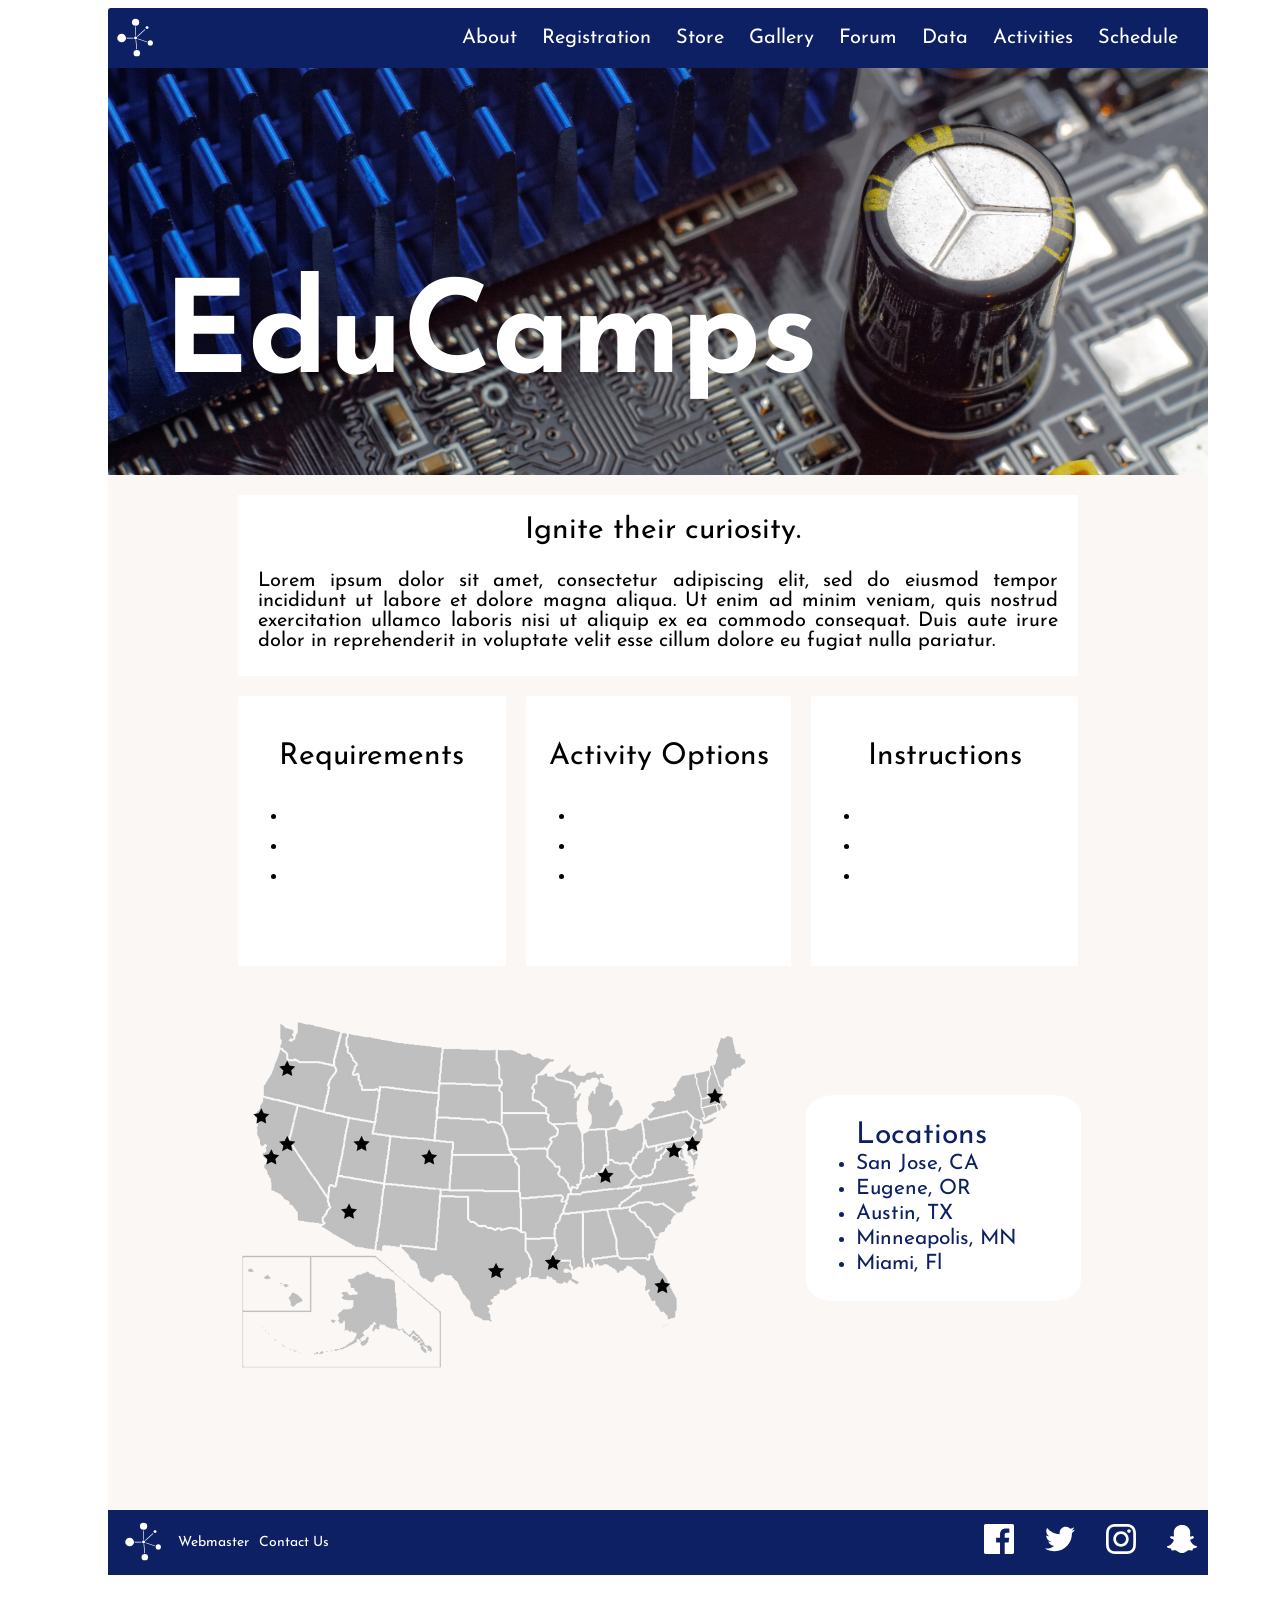
<file: index.html>
<!DOCTYPE html>
<html>
    <head>
        <title>EduCamps Inc</title>
        <link href="stylesheets/main.css" media="screen" rel="stylesheet" type="text/css" />
        <link href="https://fonts.googleapis.com/css?family=Roboto" rel="stylesheet">
    </head>
    <body>
        <div class="main_container">
	        <div id="menubar">
                <a href ="">
                    <img id="logo" src="icons/logo.svg" alt="EduCamps logo" />
                </a>
	            <table>
	                <tr>
										<td><a href=about>About</a></td>
										<td><a href=registration>Registration</a></td>
										<td><a href=store>Store</a></td>
										<td><a href=gallery>Gallery</a></td>
										<td><a href=forum>Forum</a></td>
										<td><a href=data>Data</a></td>
										<td><a href=activities>Activities</a></td>
										<td><a href=schedule>Schedule</a></td>
	                </tr>
	            </table>
	        </div>
	        <div id="banner">
	            <h1 id="title"> EduCamps </h1>
	            <img id="headerpic" src="circuit.jpg" alt="header image" />
	        </div>
	        <div class="main_content" id = "home_main_content">

	            <div id="mission">
                    <p id="tagline"> Ignite their curiosity. </p>
	                <p>Lorem ipsum dolor sit amet, consectetur adipiscing elit, sed do eiusmod tempor incididunt ut labore et dolore magna aliqua. Ut enim ad minim veniam, quis nostrud exercitation ullamco laboris nisi ut aliquip ex ea commodo consequat. Duis aute irure dolor in reprehenderit in voluptate velit esse cillum dolore eu fugiat nulla pariatur.</p>
	            </div>
	                <table>
	                    <tr>
	                        <td> Requirements
                                <ul>
                                    <li> </li>
                                    <li> </li>
                                    <li> </li>
                                </ul>
                            </td>
	                        <td> Activity Options
                                <ul>
                                    <li> </li>
                                    <li> </li>
                                    <li> </li>
                                </ul>
                            </td>
	                        <td> Instructions
                                <ul>
                                    <li> </li>
                                    <li> </li>
                                    <li> </li>
                                </ul>
                            </td>
                        </tr>
	                </table>
                <table id="locationswrapper">
                    <tr>
                        <td id="map">
                            <img src="map.png" alt="locations map"/>
                        </td>
                        <td>
                            <ul id="list_container">Locations
                                <li>San Jose, CA</li>
                                <li>Eugene, OR</li>
                                <li>Austin, TX</li>
                                <li>Minneapolis, MN</li>
                                <li>Miami, Fl</li>
                            </ul>
                        </td>
                    </tr>
                </table>
	        </div>
            <div id="footer">
                <div id="left-footer">
                    <img id="logo" src="icons/logo.svg" alt="EduCamps logo" />
                    <a href=webmaster.html>Webmaster</a>
                    <a href=contact.html>Contact Us</a>
                </div>
                <table id="right-footer">
                    <tr>
                        <td>
                            <a href="https://www.facebook.com"><img src="icons/facebook.svg" alt="facebook icon"/></a>
                            <a href="https://www.twitter.com"><img src="icons/twitter.svg" alt="twitter icon"/></a>
                            <a href="https://www.instagram.com"><img src="icons/instagram.svg" alt="instagram icon"/></a>
                            <a href="https://www.snapchat.com"><img src="icons/snapchat.svg" alt="snapchat icon"/></a>
                            <br/>
                        </td>
                    </tr>
                </table>
            </div>
        </div>
    </body>
</html>
</file>
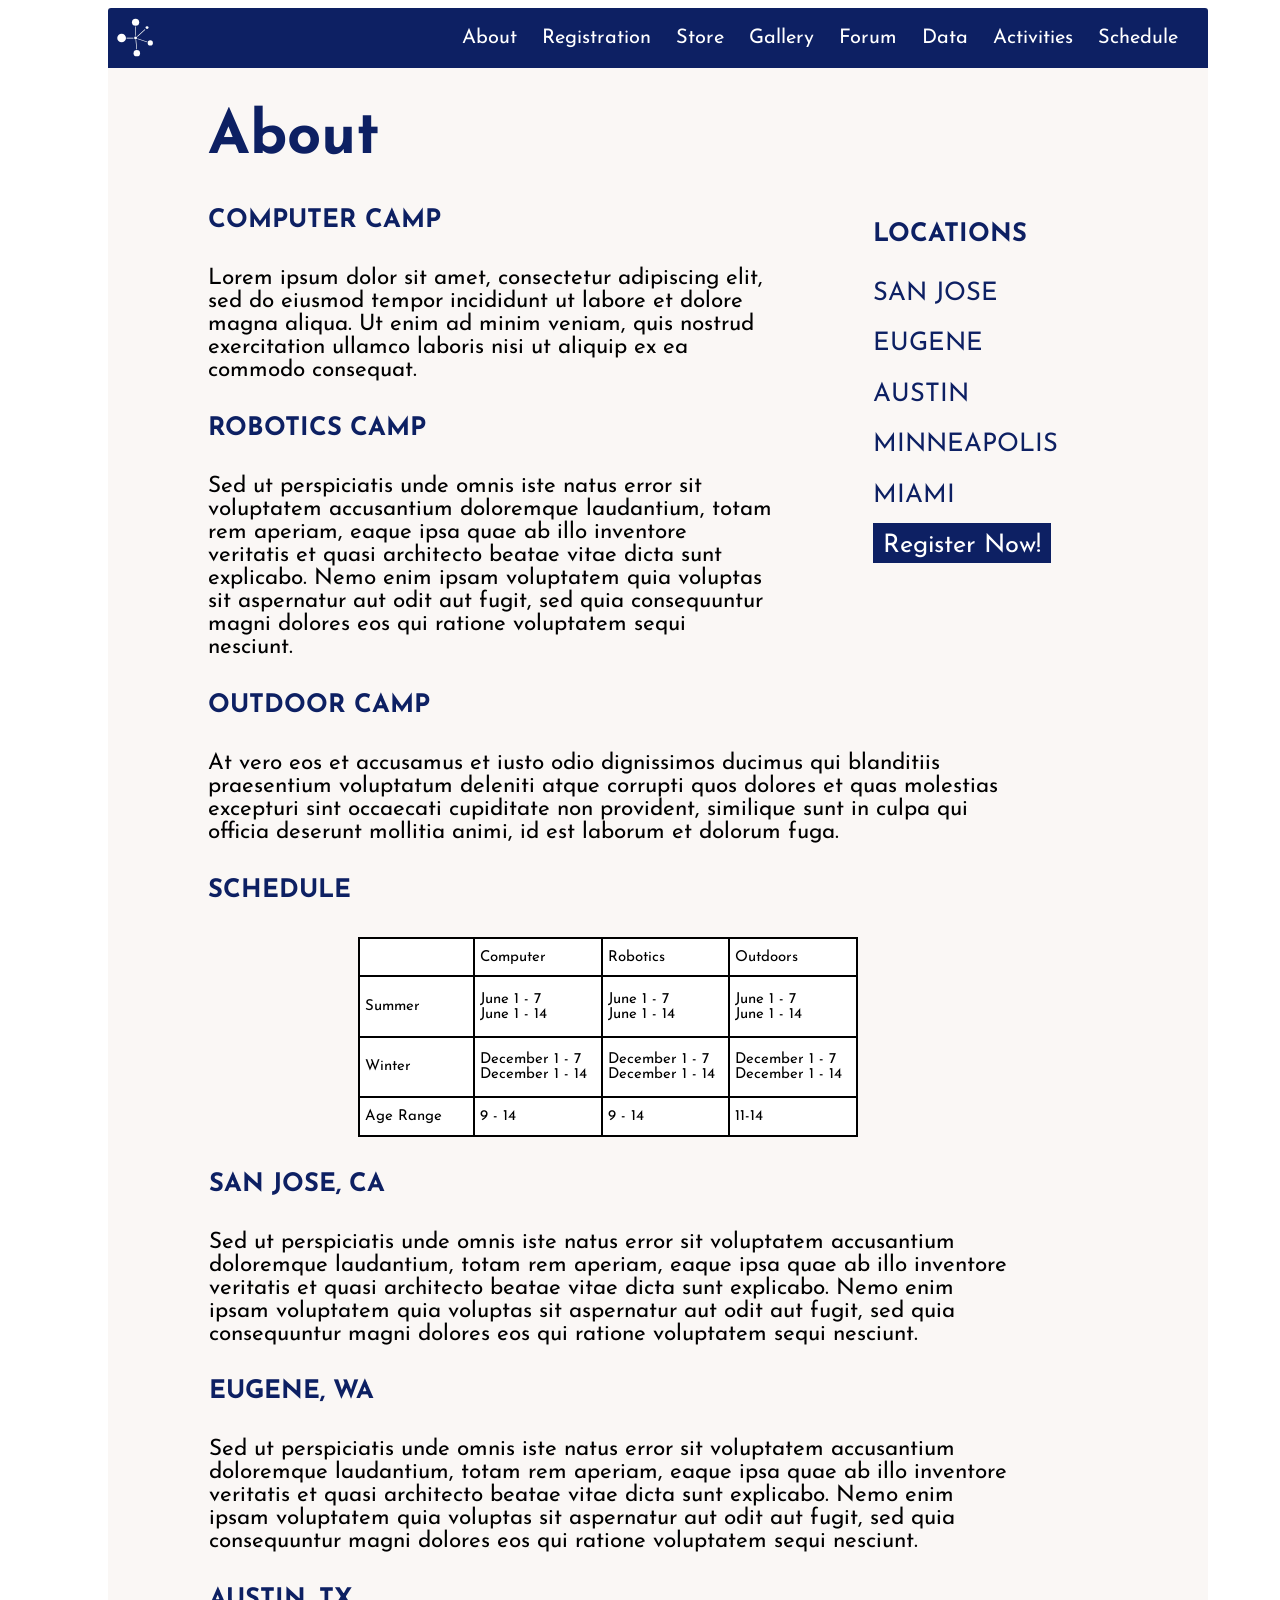
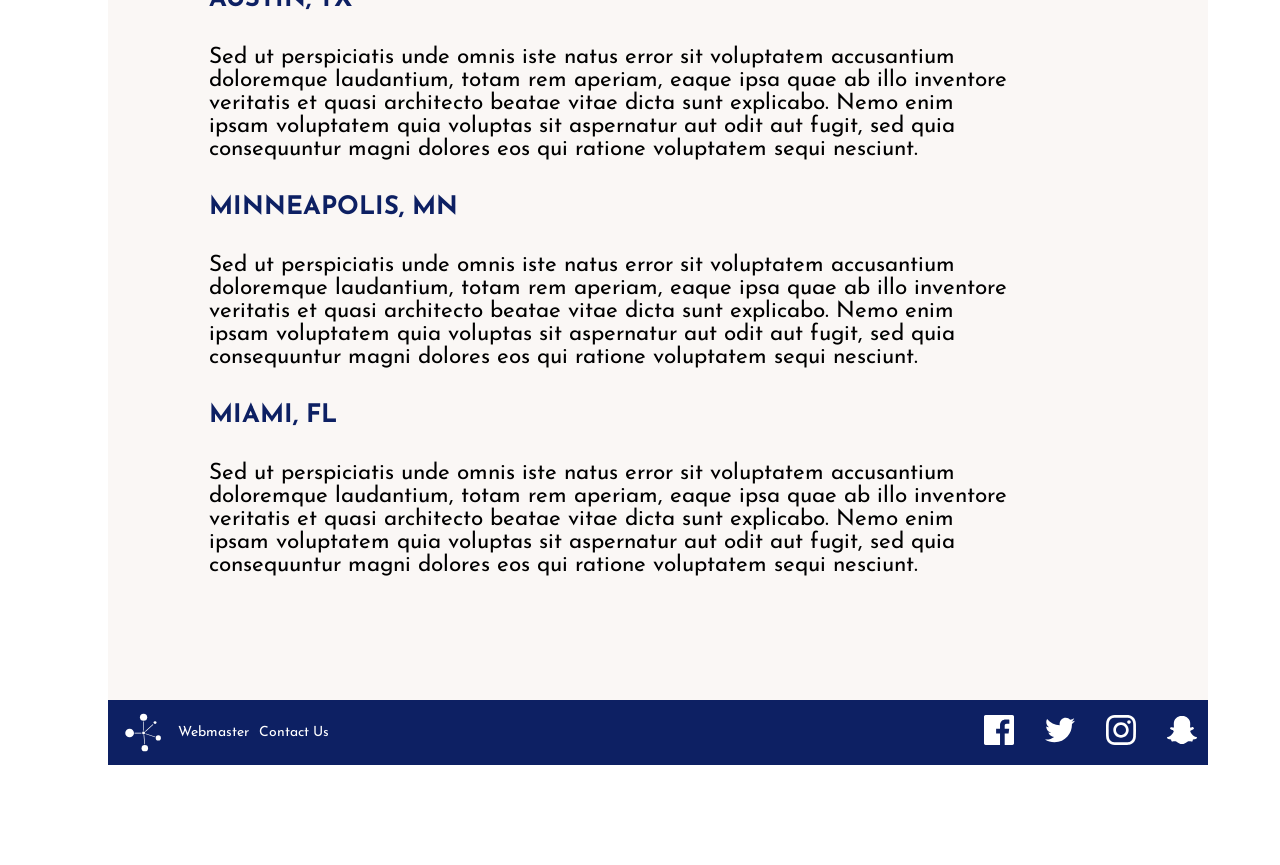
<file: about/index.html>
<!DOCTYPE HTML>
<html>
    <head>
        <title>EduCamps Inc - About</title>
        <link href=../stylesheets/main.css media=screen rel=stylesheet type=text/css />
        <link href="https://fonts.googleapis.com/css?family=Roboto" rel="stylesheet">
				<link href="https://fonts.googleapis.com/css?family=Josefin+Sans" rel="stylesheet">
    </head>
    <body>
        <div class=main_container id="schedule_container">
            <div id=menubar>
                <a href="../">
									<img id="logo" src="../icons/logo.svg" alt="EduCamps logo" />
                </a>
                <table>
                    <tr>
												<td><a href=../about>About</a></td>
                        <td><a href=../registration>Registration</a></td>
                        <td><a href=../store>Store</a></td>
                        <td><a href=../gallery>Gallery</a></td>
                        <td><a href=../forum>Forum</a></td>
                        <td><a href=../data>Data</a></td>
                        <td><a href=../activities>Activities</a></td>
												<td><a href=../schedule>Schedule</a></td>
                    </tr>
                </table>
            </div>
           <div id="anchor_bar" >
                <h4>Locations</h4>
                <p><a href="#sanjose">SAN JOSE</a></p>
                <p><a href="#eugene">EUGENE</a></p>
                <p><a href="#austin">AUSTIN</a></p>
                <p><a href="#minneapolis">MINNEAPOLIS</a></p>
                <p><a href="#miami">MIAMI</a></p>
                <p><a id="register_button" href=../registration>Register Now!</a></p>
            </div>
            <div id="schedule_main_content" class = "main_content">
                <h1>About</h1>
                <h4>Computer Camp</h4>
                    <p>Lorem ipsum dolor sit amet, consectetur adipiscing elit, sed do eiusmod tempor incididunt ut labore et dolore magna aliqua. Ut enim ad minim veniam, quis nostrud exercitation ullamco laboris nisi ut aliquip ex ea commodo consequat.</p>
                <h4>Robotics Camp</h4>
                    <p>Sed ut perspiciatis unde omnis iste natus error sit voluptatem accusantium doloremque laudantium, totam rem aperiam, eaque ipsa quae ab illo inventore veritatis et quasi architecto beatae vitae dicta sunt explicabo. Nemo enim ipsam voluptatem quia voluptas sit aspernatur aut odit aut fugit, sed quia consequuntur magni dolores eos qui ratione voluptatem sequi nesciunt.</p>
                <h4>Outdoor Camp</h4>
                    <p>At vero eos et accusamus et iusto odio dignissimos ducimus qui blanditiis praesentium voluptatum deleniti atque corrupti quos dolores et quas molestias excepturi sint occaecati cupiditate non provident, similique sunt in culpa qui officia deserunt mollitia animi, id est laborum et dolorum fuga.</p>
                <h4>Schedule</h4>
                    <table><tr><td></td><td>Computer</td><td>Robotics</td><td>Outdoors</td></tr>
                        <tr> <td>Summer</td><td>June 1 - 7 <br/>June 1 - 14</td><td>June 1 - 7 <br/>June 1 - 14</td><td>June 1 - 7 <br/>June 1 - 14</td></tr>
                        <tr> <td>Winter</td><td>December 1 - 7 <br/>December 1 - 14</td><td>December 1 - 7 <br/>December 1 - 14</td><td>December 1 - 7 <br/>December 1 - 14</td></tr>
                        <tr><td>Age Range</td><td>9 - 14<br/></td><td>9 - 14<br/></td><td>11-14<br/></td></tr>
                    </table>

                <div id="headspace">
                    <h4><a name="sanjose">SAN JOSE, CA</a></h4>
                        <p>Sed ut perspiciatis unde omnis iste natus error sit voluptatem accusantium doloremque laudantium, totam rem aperiam, eaque ipsa quae ab illo inventore veritatis et quasi architecto beatae vitae dicta sunt explicabo. Nemo enim ipsam voluptatem quia voluptas sit aspernatur aut odit aut fugit, sed quia consequuntur magni dolores eos qui ratione voluptatem sequi nesciunt.</p>
                    <h4><a name="eugene">EUGENE, WA</a></h4>
                        <p>Sed ut perspiciatis unde omnis iste natus error sit voluptatem accusantium doloremque laudantium, totam rem aperiam, eaque ipsa quae ab illo inventore veritatis et quasi architecto beatae vitae dicta sunt explicabo. Nemo enim ipsam voluptatem quia voluptas sit aspernatur aut odit aut fugit, sed quia consequuntur magni dolores eos qui ratione voluptatem sequi nesciunt.</p>
                    <h4><a name="austin">AUSTIN, TX</a></h4>
                        <p>Sed ut perspiciatis unde omnis iste natus error sit voluptatem accusantium doloremque laudantium, totam rem aperiam, eaque ipsa quae ab illo inventore veritatis et quasi architecto beatae vitae dicta sunt explicabo. Nemo enim ipsam voluptatem quia voluptas sit aspernatur aut odit aut fugit, sed quia consequuntur magni dolores eos qui ratione voluptatem sequi nesciunt.</p>
                    <h4><a name="minneapolis">MINNEAPOLIS, MN</a></h4>
                        <p>Sed ut perspiciatis unde omnis iste natus error sit voluptatem accusantium doloremque laudantium, totam rem aperiam, eaque ipsa quae ab illo inventore veritatis et quasi architecto beatae vitae dicta sunt explicabo. Nemo enim ipsam voluptatem quia voluptas sit aspernatur aut odit aut fugit, sed quia consequuntur magni dolores eos qui ratione voluptatem sequi nesciunt.</p>
                    <h4><a name="miami">MIAMI, FL</a></h4>
                        <p>Sed ut perspiciatis unde omnis iste natus error sit voluptatem accusantium doloremque laudantium, totam rem aperiam, eaque ipsa quae ab illo inventore veritatis et quasi architecto beatae vitae dicta sunt explicabo. Nemo enim ipsam voluptatem quia voluptas sit aspernatur aut odit aut fugit, sed quia consequuntur magni dolores eos qui ratione voluptatem sequi nesciunt.</p>
                </div>
            </div>
            <div id=footer>
                <div id="left-footer">
                    <img id="logo" src="../icons/logo.svg" alt="EduCamps logo" />
                    <a href=webmaster.html>Webmaster</a>
                    <a href=contact.html>Contact Us</a>
                </div>
                <table id="right-footer">
                    <tr>
                        <td>
                            <a href="https://www.facebook.com"><img src=../icons/facebook.svg alt="facebook icon"/></a>
                            <a href="https://www.twitter.com"><img src=../icons/twitter.svg alt="twitter icon"/></a>
                            <a href="https://www.instagram.com"><img src=../icons/instagram.svg alt="instagram icon"/></a>
                            <a href="https://www.snapchat.com"><img src=../icons/snapchat.svg alt="snapchat icon"/></a>
                            <br/>
                        </td>
                    </tr>
                </table>
            </div>
        </div>
    </body>
</html>
</file>
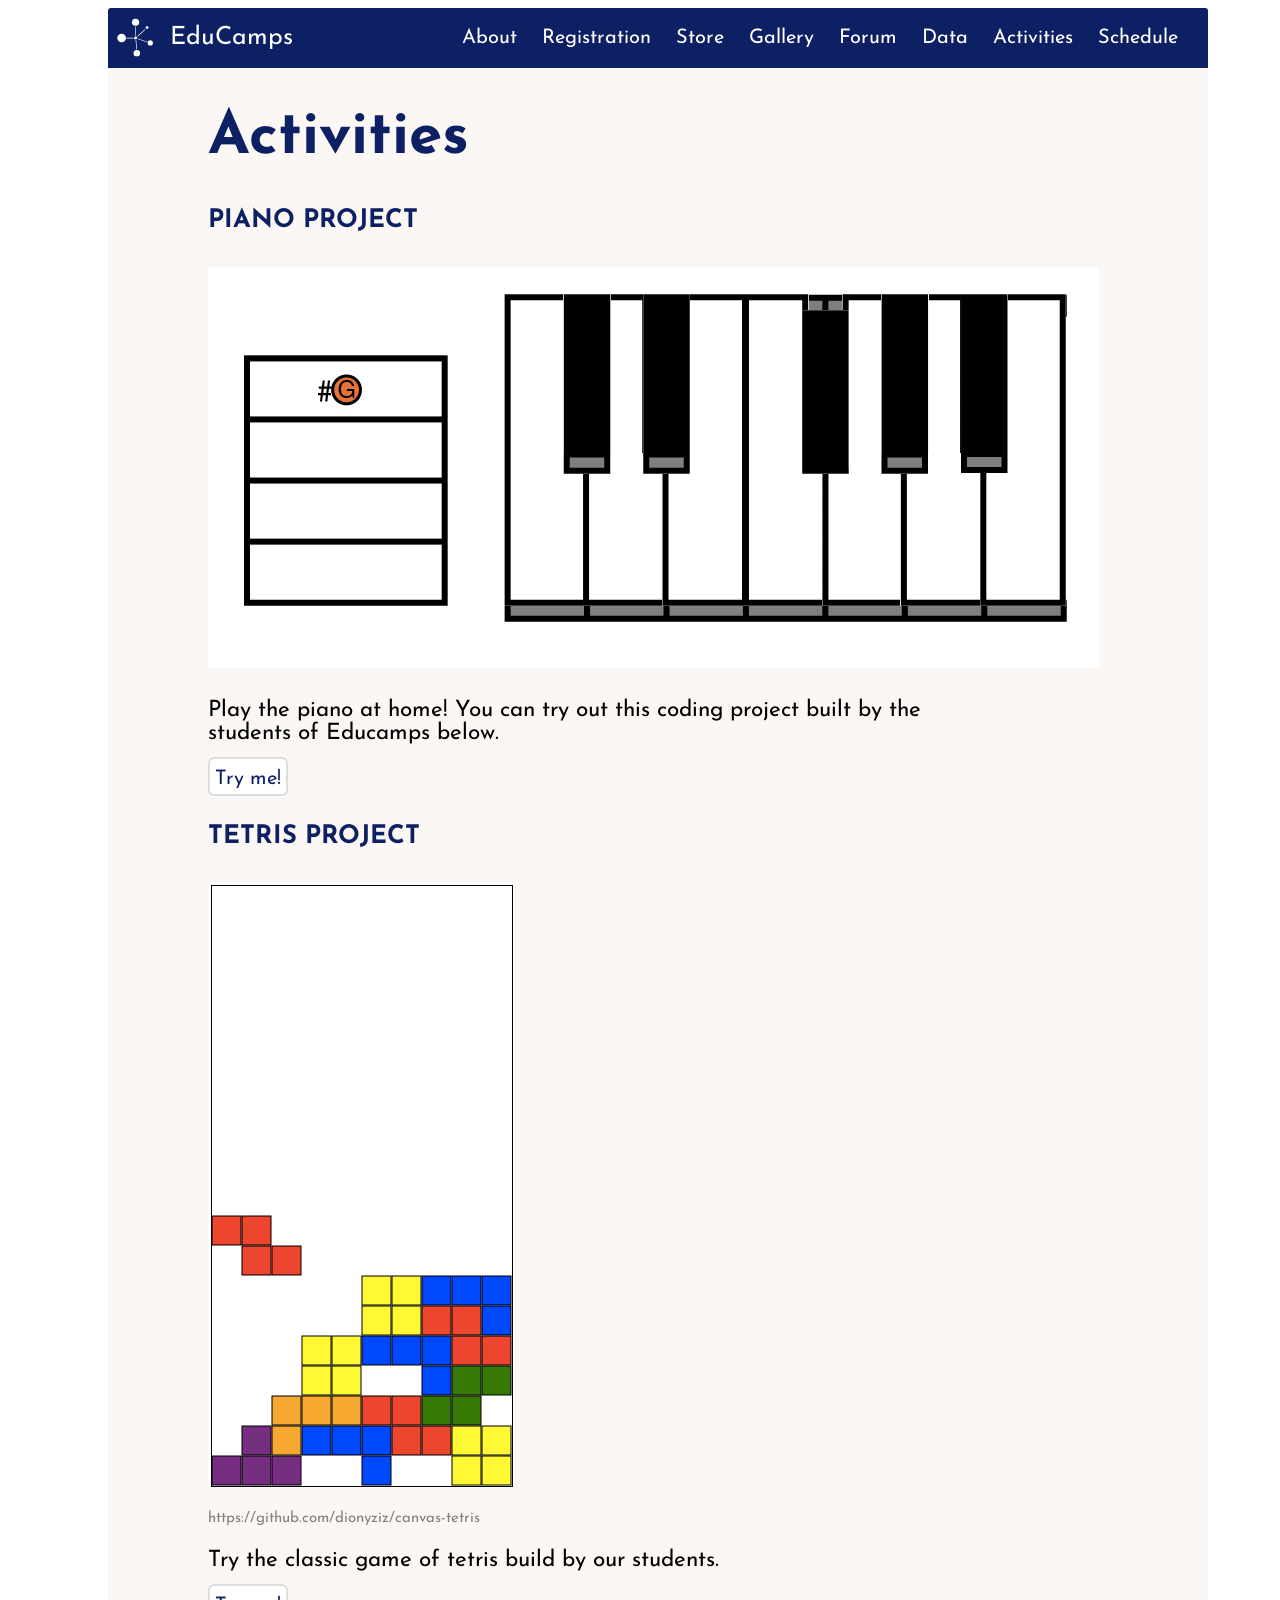
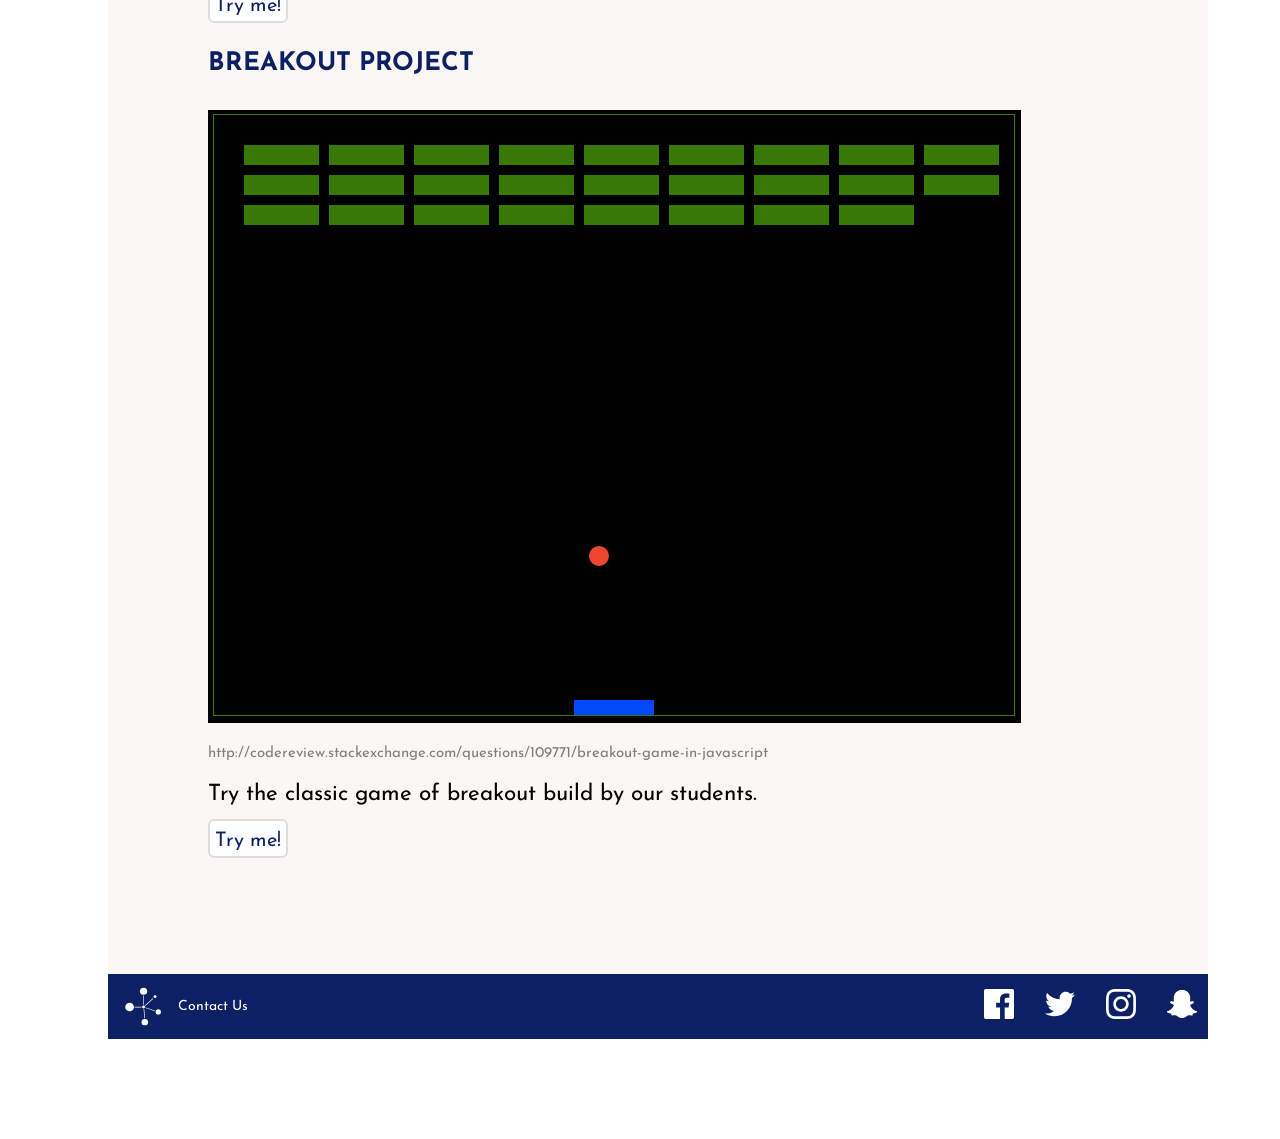
<file: activities/index.html>
<!DOCTYPE HTML>
<html>
    <head>
        <title>EduCamps Inc - Activities</title>
        <link href=../stylesheets/main.css media=screen rel=stylesheet type=text/css />
        <link href="https://fonts.googleapis.com/css?family=Roboto" rel="stylesheet">
        <link href="https://fonts.googleapis.com/css?family=Josefin+Sans" rel="stylesheet">

    </head>
    <body>
        <div class=main_container id="schedule_container">
            <div id=menubar>
                <a href="../">
                    <img id="logo" src="../icons/logo.svg" alt="EduCamps logo" /><label id="topname">EduCamps</label>
                </a>
                <table>
                    <tr>
                        <td><a href=../about>About</a></td>
                        <td><a href=../registration>Registration</a></td>
                        <td><a href=../store>Store</a></td>
                        <td><a href=../gallery>Gallery</a></td>
                        <td><a href=../forum>Forum</a></td>
                        <td><a href=../data>Data</a></td>
                        <td><a href=../activities>Activities</a></td>
                        <td><a href=../schedule>Schedule</a></td>
                    </tr>
                </table>
            </div>
            <div id="activities_main_content" class = "main_content">
                <h1>Activities</h1>
                <h4>Piano Project</h4>
                <img src="piano.png" alt="Piano game">
                <p>Play the piano at home! You can try out this coding project built by the students of Educamps below. </p>
                <p><a class="button2" href="simpleinstrument/simpleinstrument.html">Try me!</a></p>
                
                <h4>Tetris Project</h4>
                <img src="tetris.png" alt="Tetris">
                <p id="copy">https://github.com/dionyziz/canvas-tetris</p>
                <p>Try the classic game of tetris build by our students. </p>
                <p><a class="button2" href="canvas-tetris-master/index.html">Try me!</a></p>
                
                <h4>Breakout Project</h4>
                <img src="breakout.png" alt="Tetris">
                <p id="copy">http://codereview.stackexchange.com/questions/109771/breakout-game-in-javascript</p>
                <p>Try the classic game of breakout build by our students. </p>
                <p><a class="button2" href="breakout/breakout.html">Try me!</a></p>
            </div>
						<div id=footer>
                <div id="left-footer">
                    <img id="logo" src="../icons/logo.svg" alt="EduCamps logo" />
                    <a href="../contact">Contact Us</a>
                </div>
                <table id="right-footer">
                    <tr>
                        <td>
                            <a href="https://www.facebook.com"><img src=../icons/facebook.svg alt="facebook icon"/></a>
                            <a href="https://www.twitter.com"><img src=../icons/twitter.svg alt="twitter icon"/></a>
                            <a href="https://www.instagram.com"><img src=../icons/instagram.svg alt="instagram icon"/></a>
                            <a href="https://www.snapchat.com"><img src=../icons/snapchat.svg alt="snapchat icon"/></a>
                            <br/>
                        </td>
                    </tr>
                </table>
            </div>
        </div>
    </body>
</html>
</file>
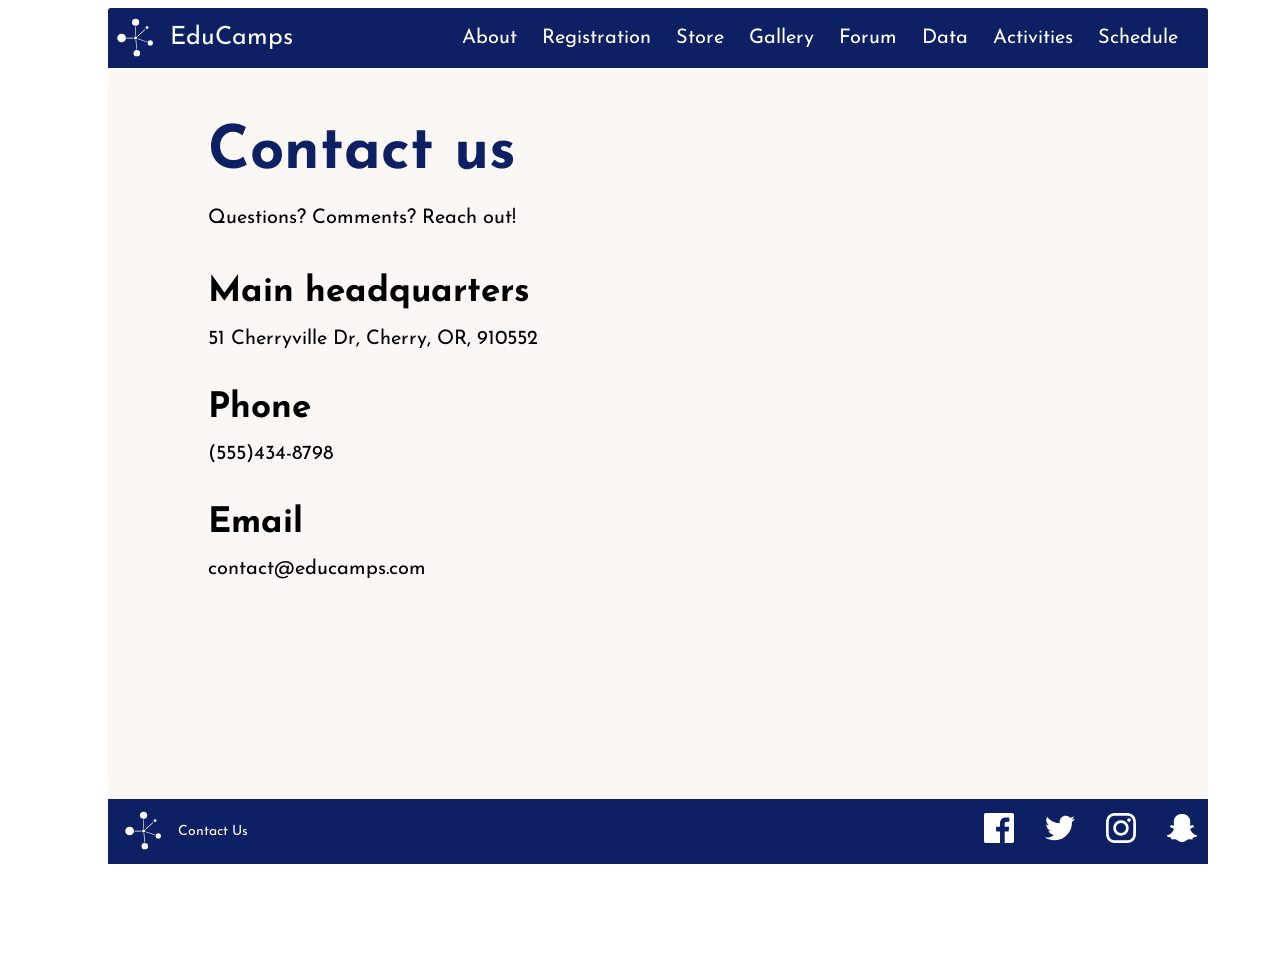
<file: contact/index.html>
<!DOCTYPE HTML>
<html>
    <head>
        <title>EduCamps Inc - Activities</title>
        <link href=../stylesheets/main.css media=screen rel=stylesheet type=text/css />
        <link href="https://fonts.googleapis.com/css?family=Roboto" rel="stylesheet">
        <link href="https://fonts.googleapis.com/css?family=Josefin+Sans" rel="stylesheet">

    </head>
    <body>
        <div class=main_container id="schedule_container">
            <div id=menubar>
                <a href="../">
                    <img id="logo" src="../icons/logo.svg" alt="EduCamps logo" /><label id="topname">EduCamps</label>
                </a>
                <table>
                    <tr>
                        <td><a href=../about>About</a></td>
                        <td><a href=../registration>Registration</a></td>
                        <td><a href=../store>Store</a></td>
                        <td><a href=../gallery>Gallery</a></td>
                        <td><a href=../forum>Forum</a></td>
                        <td><a href=../data>Data</a></td>
                        <td><a href=../activities>Activities</a></td>
                        <td><a href=../schedule>Schedule</a></td>
                    </tr>
                </table>
            </div>
            <div id="contact_main_content" class = "main_content">
								<h1>Contact us</h1>
								<p>Questions? Comments? Reach out!</p></br>
							<div>
								<h3>Main headquarters </h3>
								<p>51 Cherryville Dr, Cherry, OR, 910552 </p>
							</div>
							<div>
								<h3>Phone </h3>
								<p>(555)434-8798</p>
							</div>
							<div>
								<h3>Email </h3>
								<p>contact@educamps.com</p>
							</div>

            </div>
            <div id=footer>
                <div id="left-footer">
                    <img id="logo" src="../icons/logo.svg" alt="EduCamps logo" />
                    <a href="">Contact Us</a>
                </div>
                <table id="right-footer">
                    <tr>
                        <td>
                            <a href="https://www.facebook.com"><img src=../icons/facebook.svg alt="facebook icon"/></a>
                            <a href="https://www.twitter.com"><img src=../icons/twitter.svg alt="twitter icon"/></a>
                            <a href="https://www.instagram.com"><img src=../icons/instagram.svg alt="instagram icon"/></a>
                            <a href="https://www.snapchat.com"><img src=../icons/snapchat.svg alt="snapchat icon"/></a>
                            <br/>
                        </td>
                    </tr>
                </table>
            </div>
        </div>
    </body>
</html>
</file>
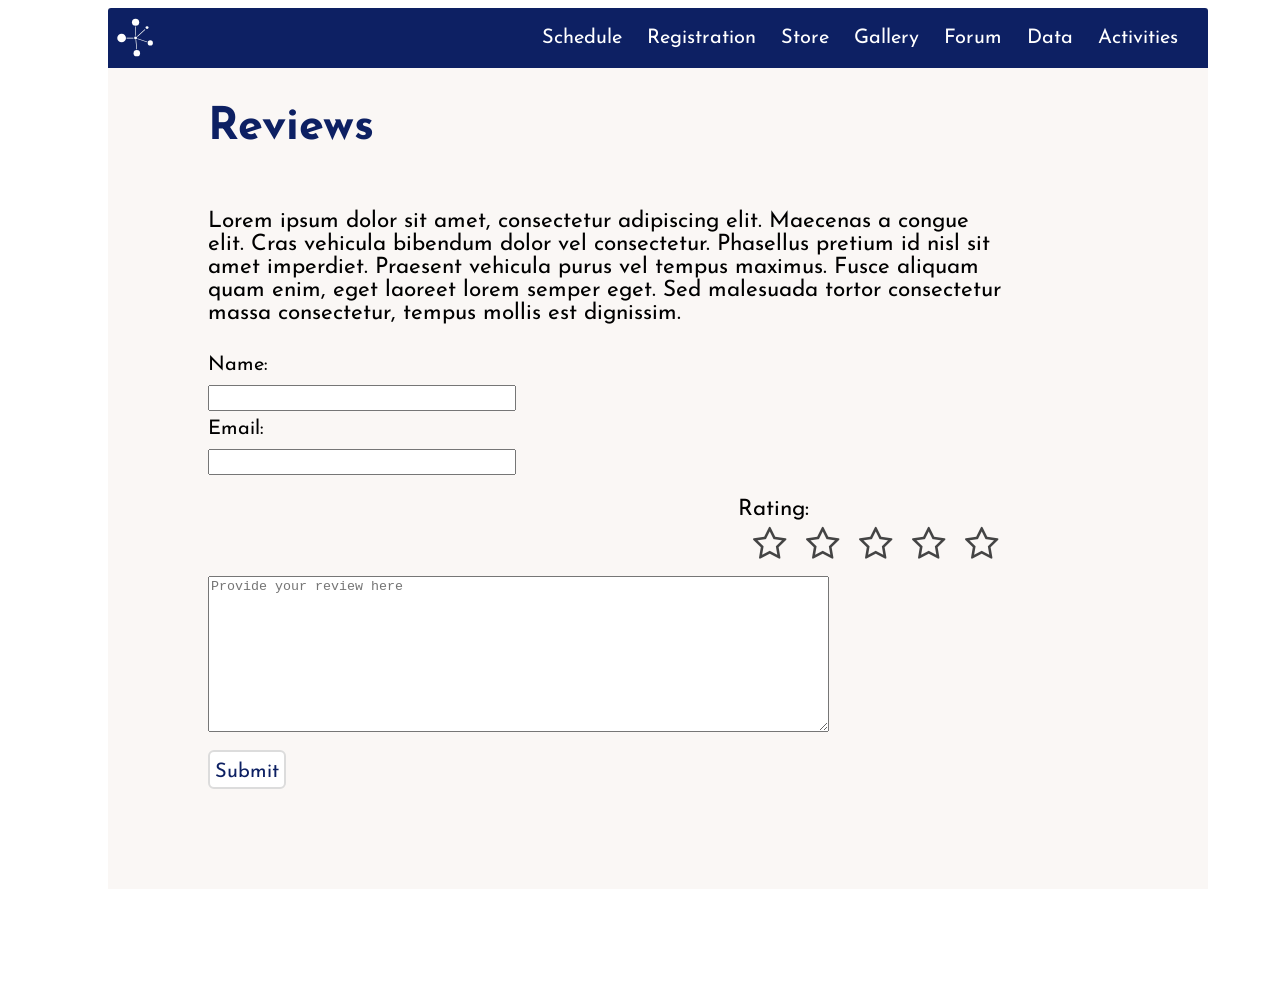
<file: forum/index.html>
<!DOCTYPE HTML>
<html>
    <head>
        <title>EduCamps Inc - Forum</title>
        <link href=../stylesheets/main.css media=screen rel=stylesheet type=text/css />
        <link href="https://fonts.googleapis.com/css?family=Roboto" rel="stylesheet">
        <link rel="stylesheet" href="//netdna.bootstrapcdn.com/font-awesome/4.2.0/css/font-awesome.min.css">
    </head>
    <body>
        <div class=main_container>
            <div id=menubar>
                <a href="../">
									<img id="logo" src="../icons/logo.svg" alt="EduCamps logo" />
                </a>
                <table>
                    <tr>
                        <td><a href=../schedule>Schedule</a></td>
                        <td><a href=../registration>Registration</a></td>
                        <td><a href=../store>Store</a></td>
                        <td><a href=../gallery>Gallery</a></td>
                        <td><a href=../forum>Forum</a></td>
                        <td><a href=../data>Data</a></td>
                        <td><a href=../activities>Activities</a></td>
                    </tr>
                </table>
            </div>
            <div id="forum_main_content" class = "main_content">

            <h2> Reviews </h2>
            <p> Lorem ipsum dolor sit amet, consectetur adipiscing elit. Maecenas a congue elit. Cras vehicula bibendum dolor vel consectetur. Phasellus pretium id nisl sit amet imperdiet. Praesent vehicula purus vel tempus maximus. Fusce aliquam quam enim, eget laoreet lorem semper eget. Sed malesuada tortor consectetur massa consectetur, tempus mollis est dignissim.</p>

                <form action = "forum.php" action = POST>
                    <div class = commenter_info>
                        <label> Name: <input type = "text" name = "name"></label> <br/>
                        <label> Email: <input type = "text" name = "name"></label>
                    </div>
                     <div class = "stars">
                        <p>Rating: </p>
                        <input class="star star-5" id="star-5" type="radio" name="star"/>
                        <label class="star star-5" for="star-5"></label>
                        <input class="star star-4" id="star-4" type="radio" name="star"/>
                        <label class="star star-4" for="star-4"></label>
                        <input class="star star-3" id="star-3" type="radio" name="star"/>
                        <label class="star star-3" for="star-3"></label>
                        <input class="star star-2" id="star-2" type="radio" name="star"/>
                        <label class="star star-2" for="star-2"></label>
                        <input class="star star-1" id="star-1" type="radio" name="star"/>
                        <label class="star star-1" for="star-1"></label>
                         <br/>
                     </div>
                    <br/>
                    <br/>
                    <textarea id = "reviewtext" cols = 75% rows = 10 placeholder="Provide your review here"></textarea> <br/>
                    <input type=submit name="Submit" class="button2"/>
                </form>
            </div>

        </div>

    </body>
</html>
</file>
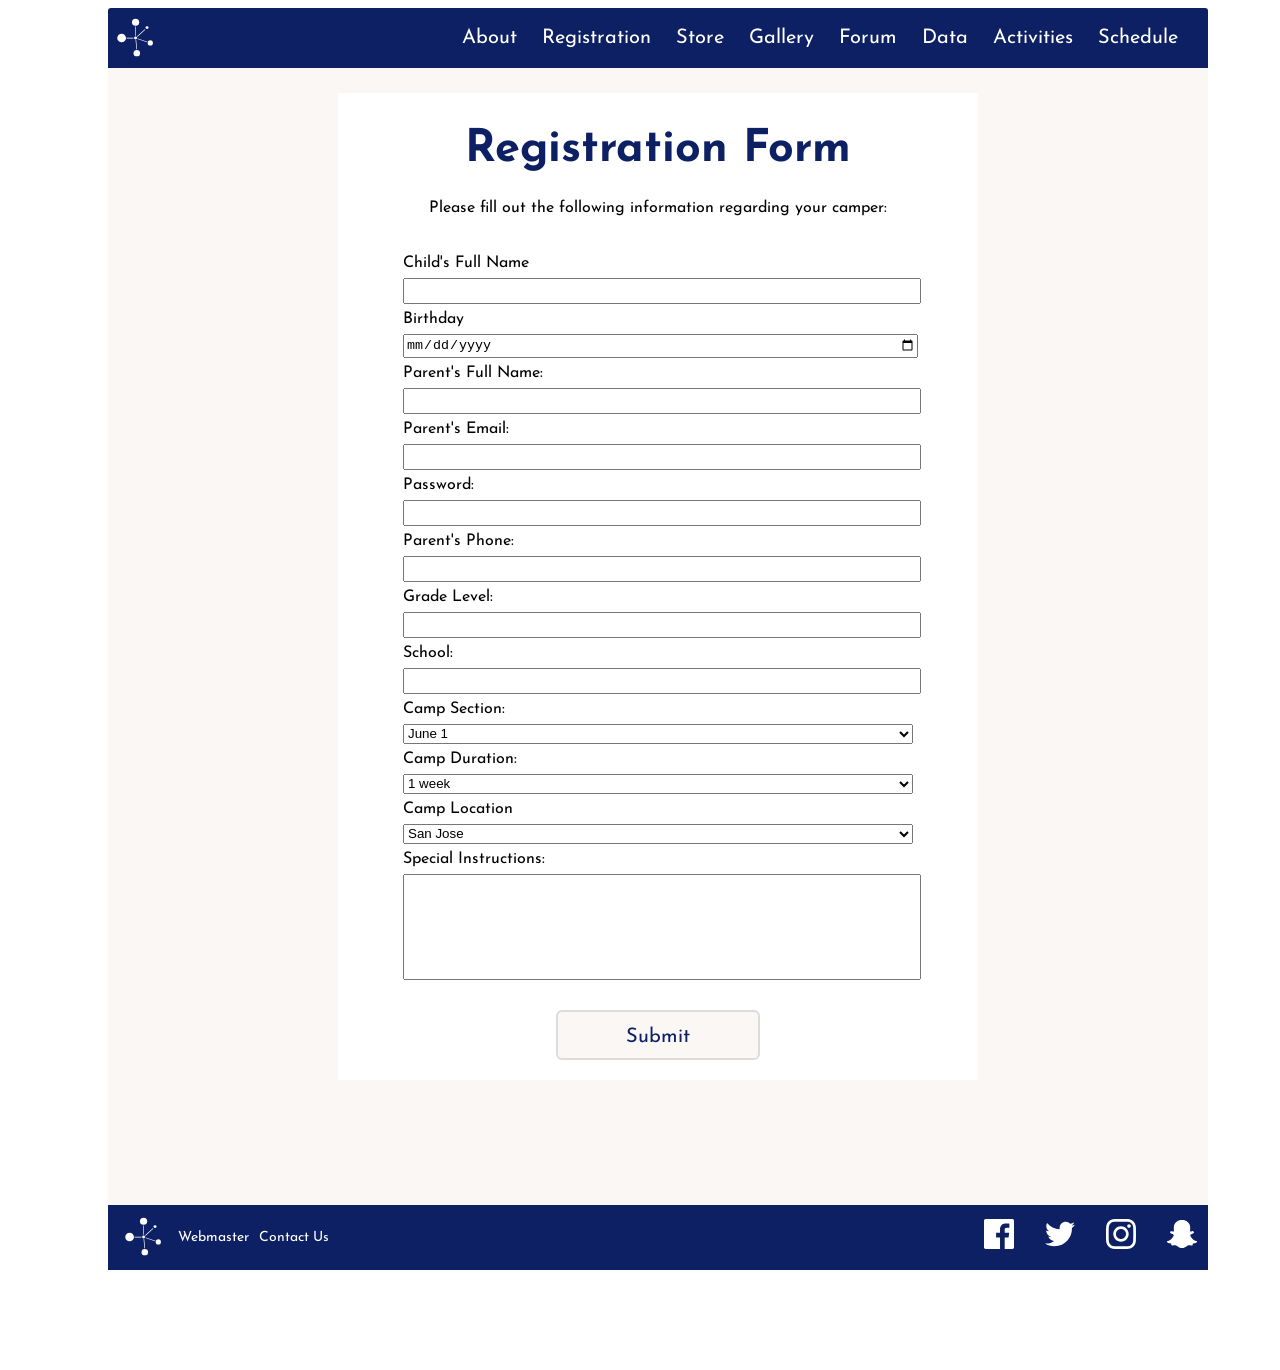
<file: registration/index.html>
<!DOCTYPE HTML>
<html>
    <head>
        <title>EduCamps Inc - Registration</title>
        <link href="../stylesheets/main.css" media="screen" rel="stylesheet" type="text/css" />
        <link href="https://fonts.googleapis.com/css?family=Roboto" rel="stylesheet" />
    </head>
    <body>
        <div class=main_container>
            <div id=menubar>
                <a href="../">
									<img id="logo" src="../icons/logo.svg" alt="EduCamps logo" />
                </a>
                <table>
                    <tr>
											<td><a href=../about>About</a></td>
											<td><a href=../registration>Registration</a></td>
											<td><a href=../store>Store</a></td>
											<td><a href=../gallery>Gallery</a></td>
											<td><a href=../forum>Forum</a></td>
											<td><a href=../data>Data</a></td>
											<td><a href=../activities>Activities</a></td>
											<td><a href=../schedule>Schedule</a></td>
                    </tr>
                </table>
            </div>
            <div id="reg_main_content" class = "main_content">
                <div id="regform">
                    <div id = "regtitle">
                        <h2>Registration Form </h2>
												<p> Please fill out the following information regarding your camper: </p>
                    </div>
                    <form action="registration.php" method="post">
                        <label>Child's Full Name</label>
                            <input type="text" name="cname" required />
                        <label>Birthday</label>
                            <input type="date" name="birthday" required/>
                        <label>Parent's Full Name:</label>
                            <input type="text" name="pname" size="20" required />
                        <label>Parent's Email:</label>
                        		<input type="email" name="pemail" size="25" required />
												<label>Password:</label>
                            <input type="password" name="password" size="25" required />
                        <label>Parent's Phone:</label>
                            <input type="text" name="phone" size="10" maxlength="10" required />
                        <label>Grade Level:</label>
                            <input type="number" name="grade" size="2" maxlength="2" required />
                        <label>School:</label>
                            <input type="text" name="school" size="20" maxlength="20" required />
												<label>Camp Section:</label>
														<select name="section" required>
																<option value="June">June 1</option>
																<option value="December">December 1</option>
														</select>
                        <label>Camp Duration:</label>
                            <select name="duration" required>
                                <option value="1">1 week</option>
                                <option value="2">2 weeks</option>
                            </select>
                        <label>Camp Location</label>
                        <select name="location" required>
                            <option value="San Jose">San Jose</option>
                            <option value="Eugene">Eugene</option>
                            <option value="Austin">Austin</option>
                            <option value="Minneapolis">Minneapolis</option>
                            <option value="Miami">Miami</option>
                        </select>
												<label>Special Instructions:</label>
                            <input type="textarea" name="special" rows="2" cols="20" />
                        <input type=submit name=Submit class="button">
                    </form>
                </div>
            </div>
            <div id=footer>
                <div id="left-footer">
                    <img id="logo" src="../icons/logo.svg" alt="EduCamps logo" />
                    <a href=webmaster.html>Webmaster</a>
                    <a href=contact.html>Contact Us</a>
                </div>
                <table id="right-footer">
                    <tr>
                        <td>
                            <a href="https://www.facebook.com"><img src=../icons/facebook.svg alt="facebook icon"/></a>
                            <a href="https://www.twitter.com"><img src=../icons/twitter.svg alt="twitter icon"/></a>
                            <a href="https://www.instagram.com"><img src=../icons/instagram.svg alt="instagram icon"/></a>
                            <a href="https://www.snapchat.com"><img src=../icons/snapchat.svg alt="snapchat icon"/></a>
                        </td>
                    </tr>
                </table>
            </div>
        </div>
    </body>
</html>
</file>
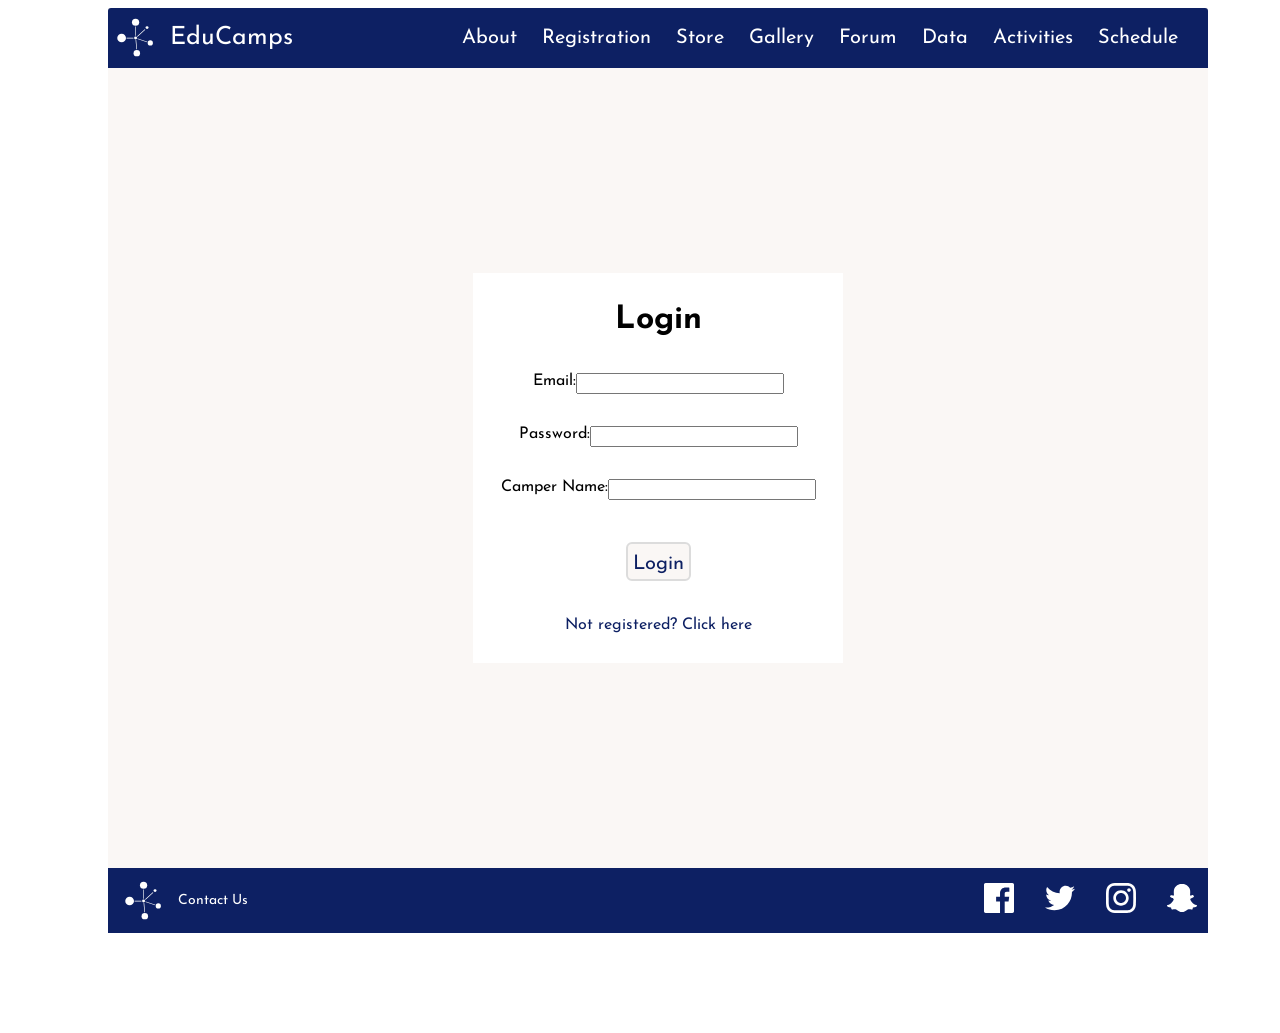
<file: schedule/index.html>
<!DOCTYPE HTML>
<html>
    <head>
        <title>EduCamps Inc - Schedule</title>
        <link href=../stylesheets/main.css media=screen rel=stylesheet type=text/css />
        <link href="https://fonts.googleapis.com/css?family=Roboto" rel="stylesheet">
				<link href="https://fonts.googleapis.com/css?family=Josefin+Sans" rel="stylesheet">
    </head>
    <body>
        <div class=main_container id="schedule_login_container">
            <div id=menubar>
                <a href="../">
				    <img id="logo" src="../icons/logo.svg" alt="EduCamps logo" /><label id="topname">EduCamps</label>
                </a>
                <table>
                    <tr>
                        <td><a href=../about>About</a></td>
                        <td><a href=../registration>Registration</a></td>
                        <td><a href=../store>Store</a></td>
                        <td><a href=../gallery>Gallery</a></td>
                        <td><a href=../forum>Forum</a></td>
                        <td><a href=../data>Data</a></td>
                        <td><a href=../activities>Activities</a></td>
                        <td><a href=../schedule>Schedule</a></td>
                    </tr>
                </table>
            </div>
           	<main id="login">
                <form action="process.php" method="POST">
                    <h1> Login </h1>

                    <p>
                        <label>Email:</label>
                        <input type="text" id="pemail" name="pemail" required/>
                    </p>
                    <p>
                        <label>Password:</label>
                        <input type="password" id="password" name="password" required/>
                    </p>
                    <p>
                        <label>Camper Name:</label>
                        <input type="text" name="cname" required/>
                    </p>
                    <p>
                        <input type="submit" id="btn" value="Login"/>
                    </p>
                    <a href="../registration">Not registered? Click here</a>
                </form>
						</main>
						<div id=footer>
                <div id="left-footer">
                    <img id="logo" src="../icons/logo.svg" alt="EduCamps logo" />
                    <a href="../contact">Contact Us</a>
                </div>
                <table id="right-footer">
                    <tr>
                        <td>
                            <a href="https://www.facebook.com"><img src=../icons/facebook.svg alt="facebook icon"/></a>
                            <a href="https://www.twitter.com"><img src=../icons/twitter.svg alt="twitter icon"/></a>
                            <a href="https://www.instagram.com"><img src=../icons/instagram.svg alt="instagram icon"/></a>
                            <a href="https://www.snapchat.com"><img src=../icons/snapchat.svg alt="snapchat icon"/></a>
                            <br/>
                        </td>
                    </tr>
                </table>
            </div>
        </div>
    </body>
</html>
</file>
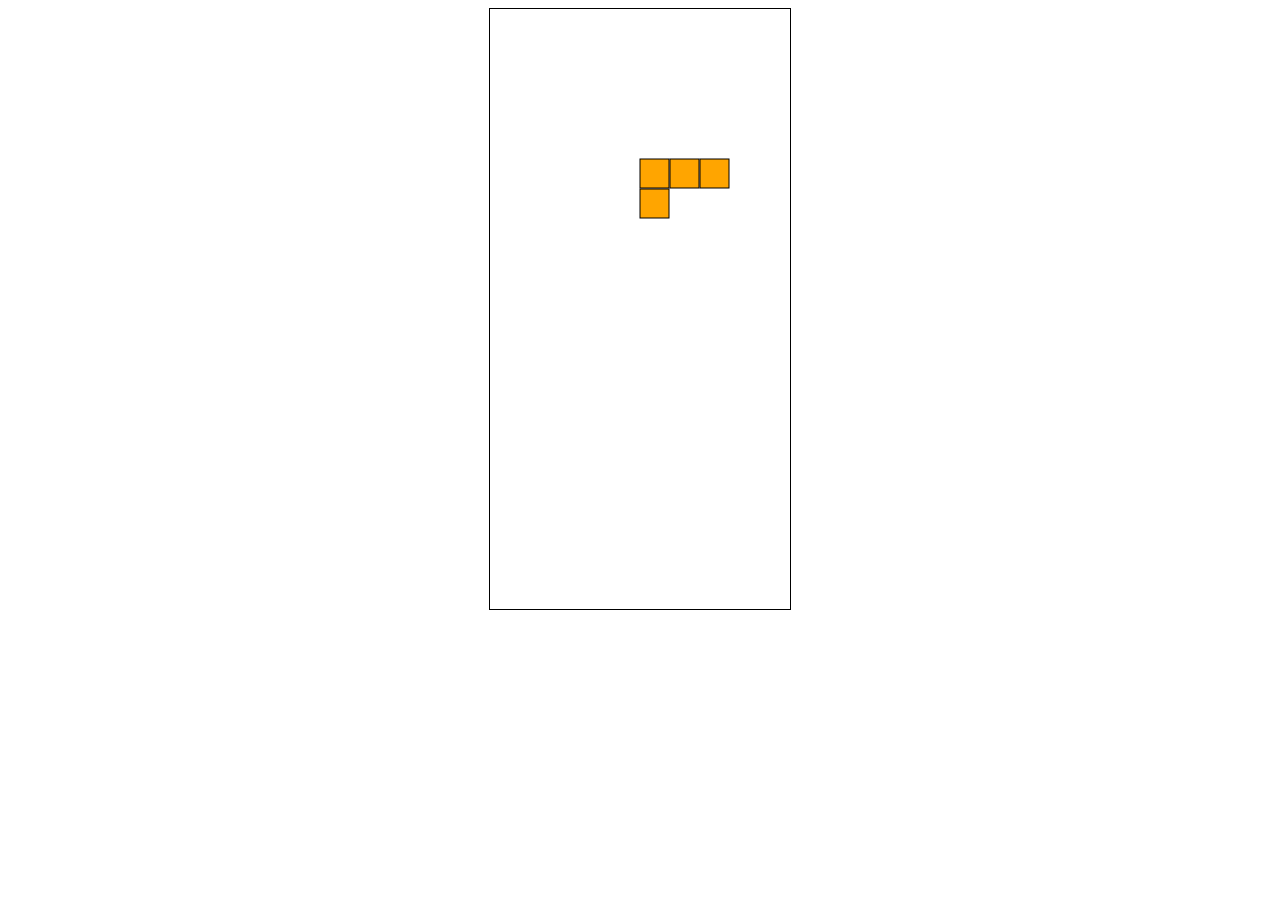
<file: activities/canvas-tetris-master/index.html>
<!DOCTYPE html>
<html>
    <head>
        <title>HTML5 Tetris</title>
        <link rel='stylesheet' href='style.css' />
    </head>
    <body>
        <audio id="clearsound" src="sound/pop.ogg" preload="auto"></audio>
        <canvas width='300' height='600'></canvas>
        <script src='js/tetris.js'></script>
        <script src='js/controller.js'></script>
        <script src='js/render.js'></script>
    </body>
</html>
</file>
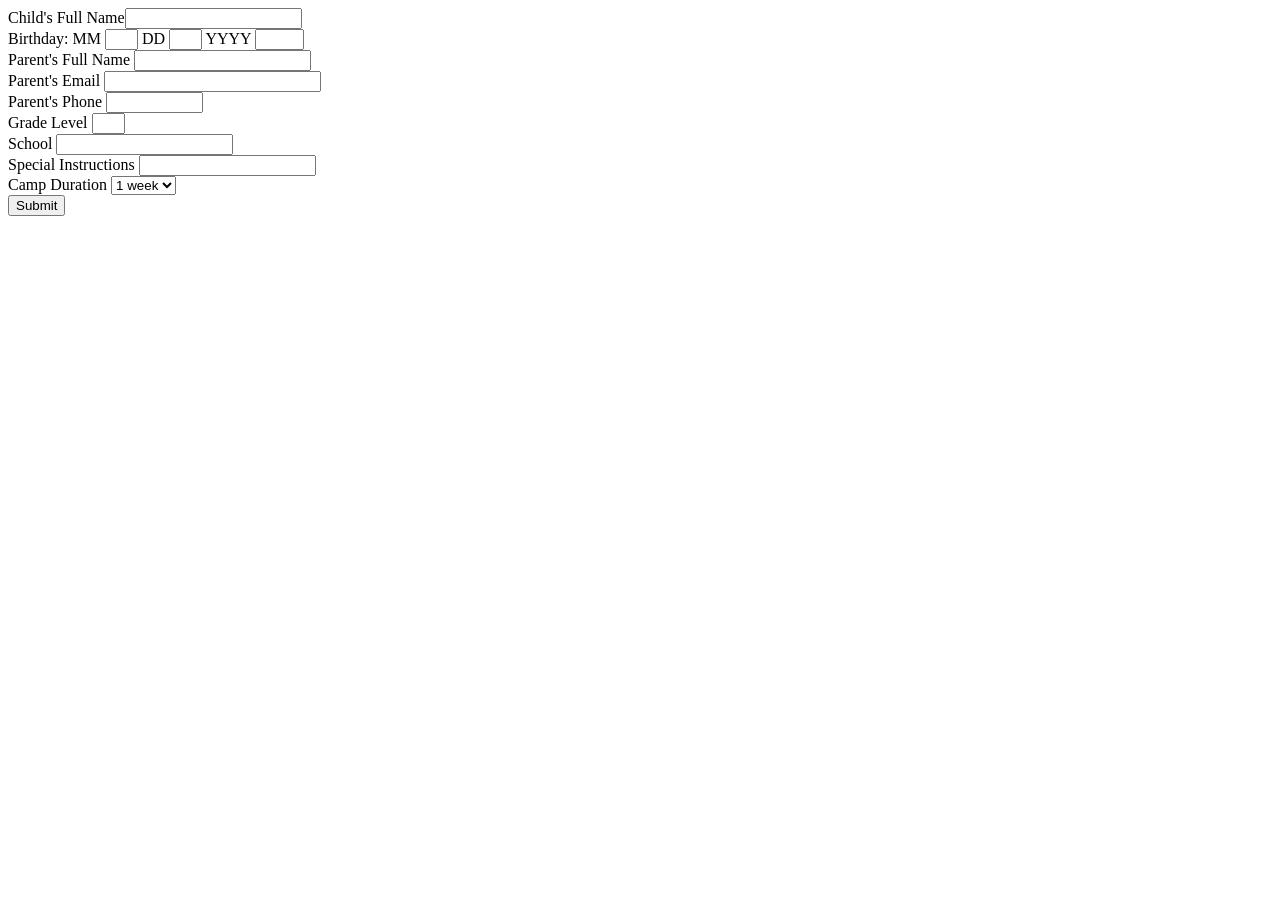
<file: registration.html>
<!DOCTYPE html>
<html>
    <head>
        <title>EduCamps Inc - Registration</title>
        <link href=styles.css type=text/css />
    </head>
    <body>
        <div id=header>
        </div>
        <div id=body>
            <form action=registration.php method=post>
                <label>Child's Full Name<input type=text name=cname size=20 required=required /></label><br/>
                Birthday: <label>MM <input type=text name=mo size=2 maxlength=2 required=required/></label>
                          <label>DD <input type=text name=mo size=2 maxlength=2 required=required/></label>
                          <label>YYYY <input type=text name=mo size=4 maxlength=4 required=required/></label><br/>
                <label>Parent's Full Name <input type=text name=pname size=20 required=required /></label><br/>
                <label>Parent's Email <input type=text name=email size=25 required=required /></label><br/>
                <label>Parent's Phone <input type=text name=phone size=10 maxlength=10 required=required /></label><br/>
                <label>Grade Level <input type=text name=grade size=2 maxlength=2 required=required /></label><br/>
                <label>School <input type=text name=school size=20 maxlength=20 required=required /></label><br/>
                <label>Special Instructions <input type=textarea name=special rows=5 cols=20 required=required /></label><br/>
                <label>Camp Duration <select name=duration required=required>
                                     <option value=1>1 week</option>
                                     <option value=2>2 week</option>
                    </select></label><br/>
                <input type=submit name=Submit>
            </form>
        </div>
    </body>
</html>
</file>
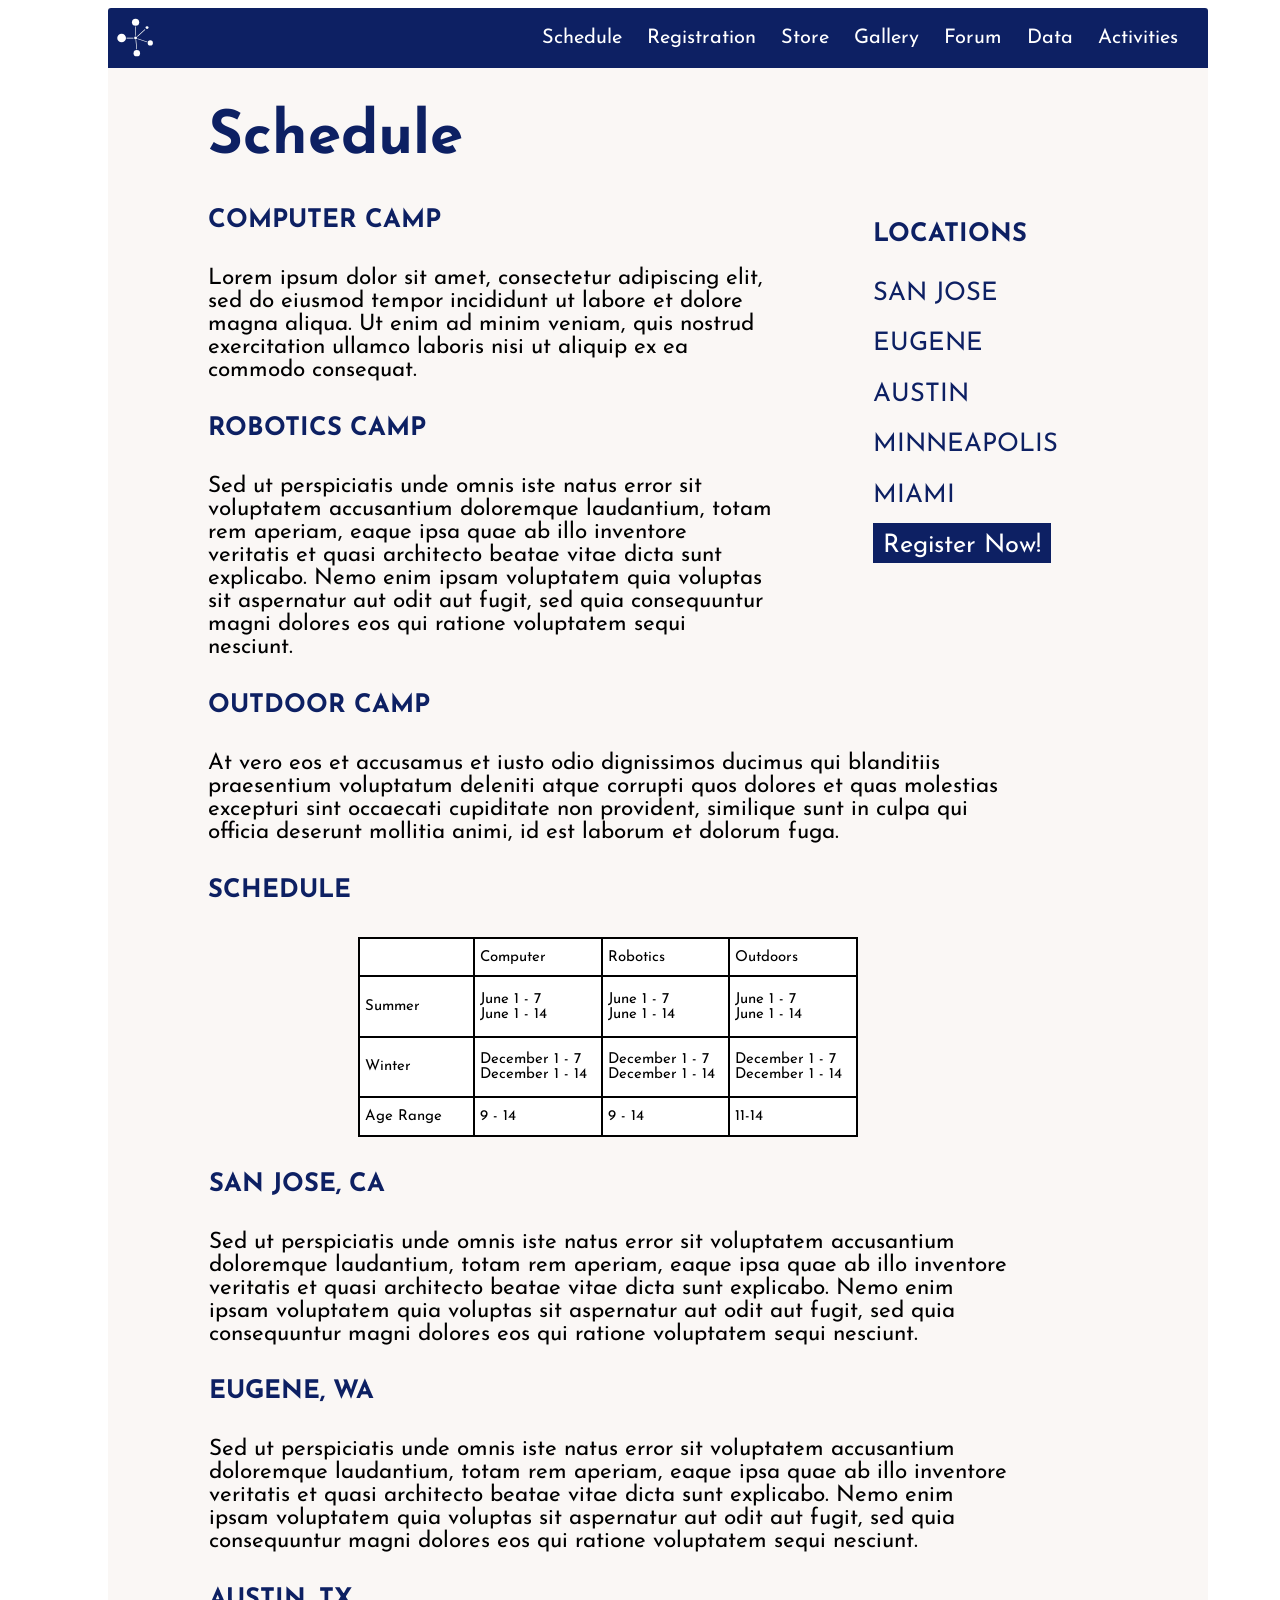
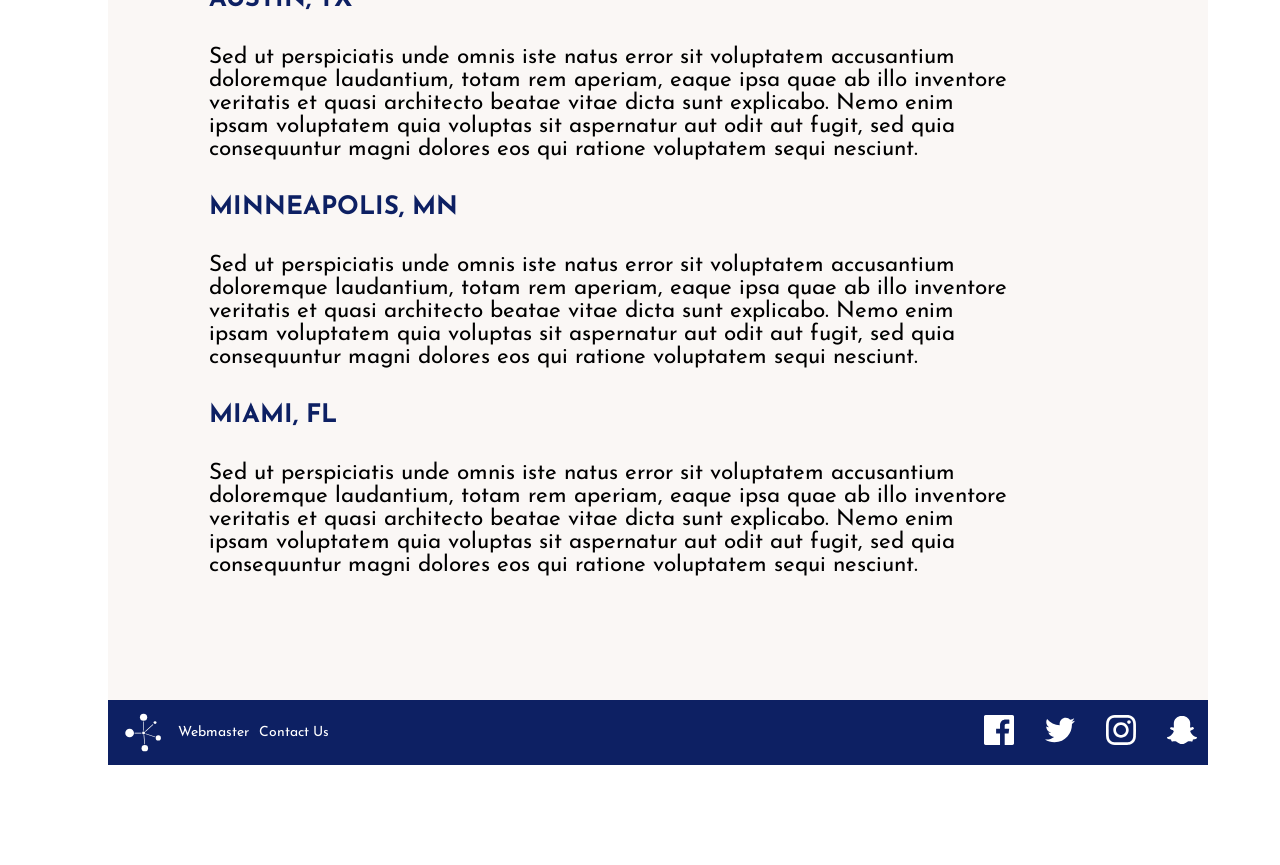
<file: schedule/schedule.html>
<!DOCTYPE HTML>
<html>
    <head>
        <title>EduCamps Inc - Schedule</title>
        <link href=../stylesheets/main.css media=screen rel=stylesheet type=text/css />
        <link href="https://fonts.googleapis.com/css?family=Roboto" rel="stylesheet">
				<link href="https://fonts.googleapis.com/css?family=Josefin+Sans" rel="stylesheet">
    </head>
    <body>
        <div class=main_container id="schedule_container">
            <div id=menubar>
                <a href="../">
									<img id="logo" src="../icons/logo.svg" alt="EduCamps logo" />
                </a>
                <table>
                    <tr>
                        <td><a href=../schedule>Schedule</a></td>
                        <td><a href=../registration>Registration</a></td>
                        <td><a href=../store>Store</a></td>
                        <td><a href=../gallery>Gallery</a></td>
                        <td><a href=../forum>Forum</a></td>
                        <td><a href=../data>Data</a></td>
                        <td><a href=../activities>Activities</a></td>
                    </tr>
                </table>
            </div>
           <div id="anchor_bar" >
                <h4>Locations</h4>
                <p><a href="#sanjose">SAN JOSE</a></p>
                <p><a href="#eugene">EUGENE</a></p>
                <p><a href="#austin">AUSTIN</a></p>
                <p><a href="#minneapolis">MINNEAPOLIS</a></p>
                <p><a href="#miami">MIAMI</a></p>
                <p><a id="register_button" href=../registration>Register Now!</a></p>
            </div>
            <div id="schedule_main_content" class = "main_content">
                <h1>Schedule</h1>
                <h4>Computer Camp</h4>
                    <p>Lorem ipsum dolor sit amet, consectetur adipiscing elit, sed do eiusmod tempor incididunt ut labore et dolore magna aliqua. Ut enim ad minim veniam, quis nostrud exercitation ullamco laboris nisi ut aliquip ex ea commodo consequat.</p>
                <h4>Robotics Camp</h4>
                    <p>Sed ut perspiciatis unde omnis iste natus error sit voluptatem accusantium doloremque laudantium, totam rem aperiam, eaque ipsa quae ab illo inventore veritatis et quasi architecto beatae vitae dicta sunt explicabo. Nemo enim ipsam voluptatem quia voluptas sit aspernatur aut odit aut fugit, sed quia consequuntur magni dolores eos qui ratione voluptatem sequi nesciunt.</p>
                <h4>Outdoor Camp</h4>
                    <p>At vero eos et accusamus et iusto odio dignissimos ducimus qui blanditiis praesentium voluptatum deleniti atque corrupti quos dolores et quas molestias excepturi sint occaecati cupiditate non provident, similique sunt in culpa qui officia deserunt mollitia animi, id est laborum et dolorum fuga.</p>
                <h4>Schedule</h4>
                    <table><tr><td></td><td>Computer</td><td>Robotics</td><td>Outdoors</td></tr>
                        <tr> <td>Summer</td><td>June 1 - 7 <br/>June 1 - 14</td><td>June 1 - 7 <br/>June 1 - 14</td><td>June 1 - 7 <br/>June 1 - 14</td></tr>
                        <tr> <td>Winter</td><td>December 1 - 7 <br/>December 1 - 14</td><td>December 1 - 7 <br/>December 1 - 14</td><td>December 1 - 7 <br/>December 1 - 14</td></tr>
                        <tr><td>Age Range</td><td>9 - 14<br/></td><td>9 - 14<br/></td><td>11-14<br/></td></tr>
                    </table>

                <div id="headspace">
                    <h4><a name="sanjose">SAN JOSE, CA</a></h4>
                        <p>Sed ut perspiciatis unde omnis iste natus error sit voluptatem accusantium doloremque laudantium, totam rem aperiam, eaque ipsa quae ab illo inventore veritatis et quasi architecto beatae vitae dicta sunt explicabo. Nemo enim ipsam voluptatem quia voluptas sit aspernatur aut odit aut fugit, sed quia consequuntur magni dolores eos qui ratione voluptatem sequi nesciunt.</p>
                    <h4><a name="eugene">EUGENE, WA</a></h4>
                        <p>Sed ut perspiciatis unde omnis iste natus error sit voluptatem accusantium doloremque laudantium, totam rem aperiam, eaque ipsa quae ab illo inventore veritatis et quasi architecto beatae vitae dicta sunt explicabo. Nemo enim ipsam voluptatem quia voluptas sit aspernatur aut odit aut fugit, sed quia consequuntur magni dolores eos qui ratione voluptatem sequi nesciunt.</p>
                    <h4><a name="austin">AUSTIN, TX</a></h4>
                        <p>Sed ut perspiciatis unde omnis iste natus error sit voluptatem accusantium doloremque laudantium, totam rem aperiam, eaque ipsa quae ab illo inventore veritatis et quasi architecto beatae vitae dicta sunt explicabo. Nemo enim ipsam voluptatem quia voluptas sit aspernatur aut odit aut fugit, sed quia consequuntur magni dolores eos qui ratione voluptatem sequi nesciunt.</p>
                    <h4><a name="minneapolis">MINNEAPOLIS, MN</a></h4>
                        <p>Sed ut perspiciatis unde omnis iste natus error sit voluptatem accusantium doloremque laudantium, totam rem aperiam, eaque ipsa quae ab illo inventore veritatis et quasi architecto beatae vitae dicta sunt explicabo. Nemo enim ipsam voluptatem quia voluptas sit aspernatur aut odit aut fugit, sed quia consequuntur magni dolores eos qui ratione voluptatem sequi nesciunt.</p>
                    <h4><a name="miami">MIAMI, FL</a></h4>
                        <p>Sed ut perspiciatis unde omnis iste natus error sit voluptatem accusantium doloremque laudantium, totam rem aperiam, eaque ipsa quae ab illo inventore veritatis et quasi architecto beatae vitae dicta sunt explicabo. Nemo enim ipsam voluptatem quia voluptas sit aspernatur aut odit aut fugit, sed quia consequuntur magni dolores eos qui ratione voluptatem sequi nesciunt.</p>
                </div>
            </div>
            <div id=footer>
                <div id="left-footer">
                    <img id="logo" src="../icons/logo.svg" alt="EduCamps logo" />
                    <a href=webmaster.html>Webmaster</a>
                    <a href=contact.html>Contact Us</a>
                </div>
                <table id="right-footer">
                    <tr>
                        <td>
                            <a href="https://www.facebook.com"><img src=../icons/facebook.svg alt="facebook icon"/></a>
                            <a href="https://www.twitter.com"><img src=../icons/twitter.svg alt="twitter icon"/></a>
                            <a href="https://www.instagram.com"><img src=../icons/instagram.svg alt="instagram icon"/></a>
                            <a href="https://www.snapchat.com"><img src=../icons/snapchat.svg alt="snapchat icon"/></a>
                            <br/>
                        </td>
                    </tr>
                </table>
            </div>
        </div>
    </body>
</html>
</file>
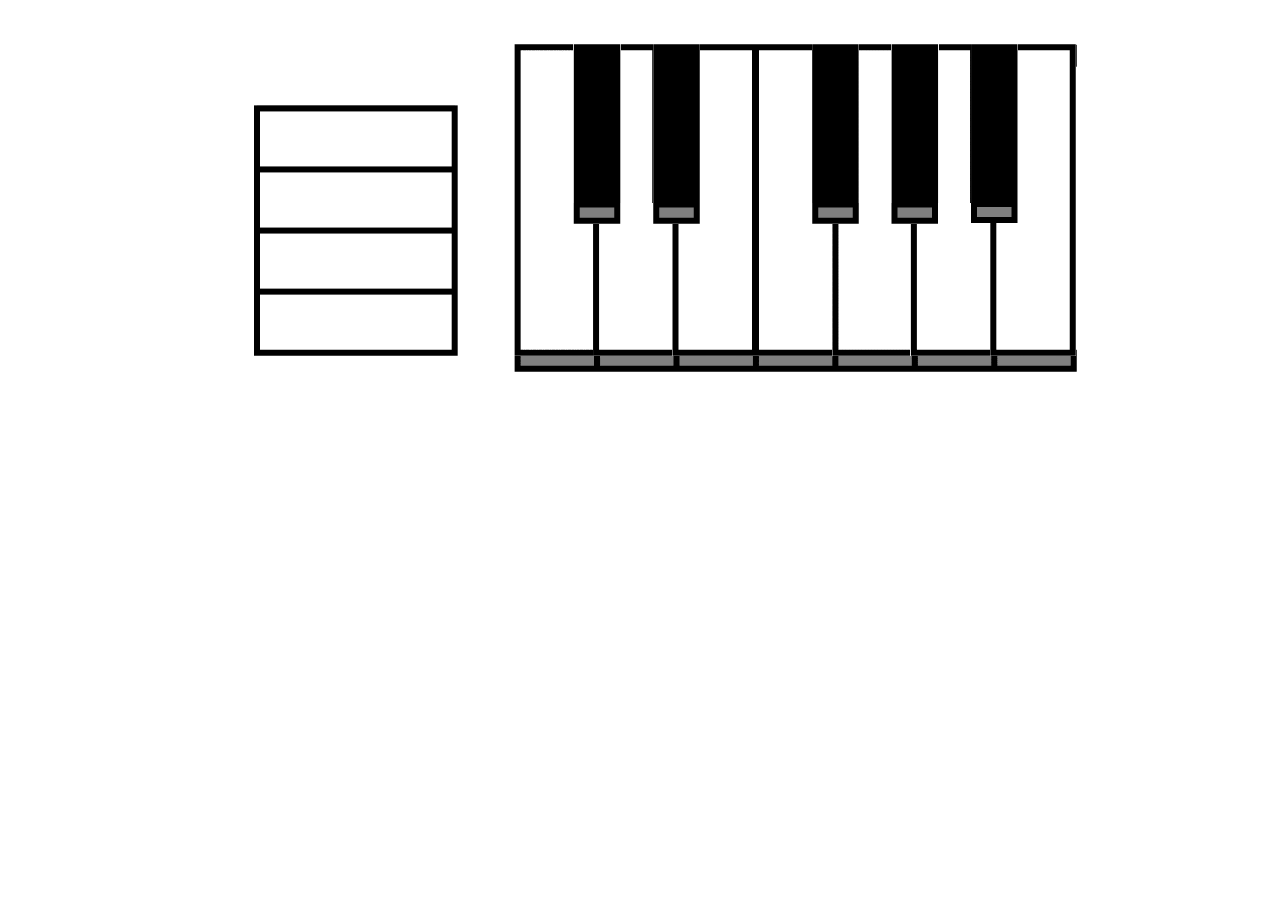
<file: simple instrument/simple instrument.html>
<!DOCTYPE html>
<html>
<head>
	<meta http-equiv="Content-Type" content="text/html; charset=utf-8">
	<meta http-equiv="X-UA-Compatible" content="IE=Edge"/>
	<title>Untitled</title>
<!--Adobe Edge Runtime-->
    <script type="text/javascript" charset="utf-8" src="simple%20instrument_edgePreload.js"></script>
    <style>
        .edgeLoad-EDGE-64855210 { visibility:hidden; }
    </style>
<!--Adobe Edge Runtime End-->

</head>
<body style="margin:0;padding:0;">
	<div id="Stage" class="EDGE-64855210">
	</div>
</body>
</html>
</file>
<file: stylesheets/main.css>
@import url("https://fonts.googleapis.com/css?family=Josefin+Sans");@import url("https://fonts.googleapis.com/css?family=Josefin+Sans");@import url("https://fonts.googleapis.com/css?family=Josefin+Sans");@import url("https://fonts.googleapis.com/css?family=Josefin+Sans");@import url("https://fonts.googleapis.com/css?family=Josefin+Sans");@import url("https://fonts.googleapis.com/css?family=Josefin+Sans");@import url("https://fonts.googleapis.com/css?family=Josefin+Sans");@import url("https://fonts.googleapis.com/css?family=Josefin+Sans");#regform{background-color:white;line-height:20px;align-content:space-between;padding:20px;padding-top:10px;width:600px;margin:0 auto;margin-top:25px;margin-bottom:25px;font-size:16px;z-index:1}#regform form{display:flex;flex-direction:column;justify-content:center;width:85%;margin:auto}#regform p{font-size:1em;text-align:center}#regform label{line-height:30px;margin-right:4px;font-size:16px}#regform input,#regform option,#regform select{width:100%;height:20px}#regform input[type=submit]{width:40%;height:50px;margin:auto;margin-top:30px}#regform #title{color:black;font-size:20px;position:absolute}#regform input[type=textarea]{height:100px}#regtitle{font-size:30px;text-align:center;display:flex;flex-direction:column;justify-content:center;margin-bottom:30px}#regtitle p{font-size:16px;margin:0}#reg_main_content{height:auto;padding-bottom:100px}#reg_confirm_content{height:900px;margin-left:100px}#pay{width:100px;height:auto;margin:20px;cursor:pointer}.button{color:#0d2063;background-color:#faf7f5;border-radius:6px;border:solid gainsboro 2px;font-family:'Josefin Sans', sans-serif;font-size:20px;padding:5px;padding-top:10px;margin-top:10px}body{font-family:'Josefin Sans', sans-serif}strong{font-weight:bold;color:black}#schedule_main_content{width:800px;height:2300px;margin-left:100px}#schedule_main_content p{font-size:.75em;text-align:left}#schedule_main_content table{border-spacing:0px;width:100%;border:solid black 1px}#schedule_main_content td{width:700px;height:auto;padding-left:15px;padding-right:25px;text-align:left;font-size:.5em;border:solid black 1px}#schedule_main_content h4{color:#0d2063}a{text-decoration:none;color:#0d2063}a:visited{color:#0d2063}#anchor_bar{font-family:'Josefin Sans', sans-serif;font-size:25.5px;float:right;margin-right:150px;margin-left:100px;margin-top:120px;margin-bottom:50px;color:#0d2063}#scheduletitle{font-size:30px;text-align:left}#headspace{margin-top:0px;border:solid #faf7f5 1px}#schedule_main_content{height:auto;padding-bottom:100px}#schedule_main_content table{width:500px;height:200px;text-align:center}#schedule_main_content table td{padding:5px}#register_button{color:white;padding:10px;padding-bottom:5px;background-color:#0d2063}h4{text-transform:uppercase}body{font-family:'Josefin Sans', sans-serif}.item{height:auto}.item p{margin-left:5px}.price{display:flex;flex-direction:row;align-items:center;height:40px;font-size:30px}.item-name{display:flex;flex-direction:row;align-items:center;height:40px;font-size:30px}.email{display:flex;flex-direction:column;justify-content:space-around;align-items:center;height:100px;padding:0px !important}.email input{height:20px;width:150px;margin-left:5px}.email h4{margin:0px !important}.quantity{height:40px;display:flex;flex-direction:row;align-items:center;font-size:30px}.quantity input{height:30px;width:100%;margin-left:5px}.button2{color:#0d2063;background-color:white;border-radius:6px;border:solid gainsboro 2px;font-family:'Josefin Sans', sans-serif;font-size:20px;padding:5px;padding-top:10px;margin:auto;width:auto}#store-wrap{display:flex;flex-direction:row;justify-content:center;text-align:left}#store_main_content{min-width:650px;max-width:800px;height:auto;display:flex;flex-direction:column;padding-bottom:100px}#store_main_content h1{text-align:left}#store_main_content p{font-size:.75em;text-align:left}#store_main_content h4{color:#0d2063}#store_main_content form{display:flex;justify-content:center;flex-direction:column}#store_main_content form p{text-align:center}#store_main_content h3{min-width:650px;max-width:800px;height:auto}.store-images-container{height:auto;display:flex;flex-direction:row;width:100%;justify-content:space-between;flex-wrap:wrap}.store-img{background-color:#0d2063;height:200px;width:200px;background-position:center;background-repeat:no-repeat;background-size:contain}.store-img img{height:180px;width:180px;margin:10px}body{font-family:'Josefin Sans', sans-serif}#gallery_main_content{margin-left:100px;min-width:650px;max-width:800px;height:auto;margin-left:100px;padding-bottom:100px}#gallery_form{width:500px;margin:auto;margin-top:10px;margin-bottom:30px;margin-right:500px;padding:20px;background-color:white;float:left;display:none;font-size:.7em;line-height:30px}#gallery_images{width:960px;height:auto;padding:0px;background-color:#faf7f5}#gallery_images .camp_images{width:960px;height:auto;float:left}#gallery_images .camp_images p{width:400px;height:auto;margin:0px;float:left;font-size:.6em;margin-bottom:10px}#gallery_images .camp_images p img{width:380px;height:auto;margin:0px}.button{color:#0d2063;background-color:#faf7f5;border-radius:6px;border:solid gainsboro 2px;font-family:'Josefin Sans', sans-serif;font-size:20px;padding:5px;padding-top:10px;margin-top:10px}.button2{color:#0d2063;background-color:white;border-radius:6px;border:solid gainsboro 2px;font-family:'Josefin Sans', sans-serif;font-size:20px;padding:5px;padding-top:10px;margin-top:10px}body{font-family:'Josefin Sans', sans-serif}#store_container{margin-bottom:0px}#conf_main_content{display:flex;flex-direction:row;justify-content:space-around;align-items:flex-start;padding-top:25px;padding-left:0px;font-size:16px;max-width:1100px;margin:auto;height:auto;padding-bottom:100px}#item_print_header{font-weight:bold}.total{border-top:1px solid grey;margin-top:20px}.item_print{display:flex;flex-direction:row;justify-content:space-between;width:100%;height:40px}.item_print div{display:flex;flex-direction:row;margin-right:-40px}.item_print div p{margin-right:40px}.order-confirm p{text-align:right}.cart-items p{text-align:left}.billing,.order-confirm{min-height:600px;width:400px;background-color:white;line-height:20px;align-content:space-between;padding:20px;padding-top:10px;display:flex;flex-direction:column;justify-content:center}.billing label,.order-confirm label{line-height:20px;margin-right:4px;font-size:16px;width:100%;display:flex;flex-direction:column;margin-bottom:8px}.billing input,.order-confirm input{width:100%;height:20px}.billing input[type=submit],.order-confirm input[type=submit]{width:40%;height:50px;margin:auto;margin-top:30px}body{font-family:'Josefin Sans', sans-serif}.commenter_info{line-height:30px;width:300px}.commenter_info label{font-size:20px}.commenter_info input{width:100%}#forum_form{display:flex;flex-direction:column;justify-content:flex-start}#forum_submit{margin:inherit;width:100px}#forum_main_content{min-width:650px;max-width:800px;height:auto;margin-left:100px;display:flex;flex-direction:column;height:auto;padding-bottom:100px}#forum_main_content p{font-size:.75em;text-align:left}#forum_main_content h4{color:#0d2063;line-height:1px}#forum_main_content h5{line-height:1px}#forum_main_content input{line-height:20px}#forum_main_content textarea{margin-top:0px}#forum_main_content .rating_fonts{font:19px/36px 'WebSymbolsRegular', sans-serif;display:inline;color:#202124;text-shadow:1px 1px 0px #323049;cursor:pointer}#forum_main_content div.stars{width:270px;display:inline-block}#forum_main_content .stars{width:100px;display:inline-block;float:right}#forum_main_content .stars p{margin-bottom:-5px}#forum_main_content input.star{display:none}#forum_main_content label.star{float:right;padding:10px;font-size:36px;color:#444;transition:all .2s}#forum_main_content input.star:checked ~ label.star:before{content:'\f005';color:#FD4;transition:all .25s}#forum_main_content input.star-5:checked ~ label.star:before{color:#FE7;text-shadow:0 0 20px #952}#forum_main_content input.star-1:checked ~ label.star:before{color:#F62}#forum_main_content label.star:hover{transform:rotate(-15deg) scale(1.3)}#forum_main_content label.star:before{content:'\f006';font-family:FontAwesome}#forum_main_content .button2{color:#0d2063;background-color:white;border-radius:6px;border:solid gainsboro 2px;font-family:'Josefin Sans', sans-serif;font-size:20px;padding:5px;padding-top:10px;margin-top:10px}#forum_submit_content{min-width:650px;max-width:800px;height:auto;margin-left:20px;display:flex;flex-direction:column;height:auto;padding-bottom:100px}#forum_submit_content p{font-size:.75em;text-align:left}#forum_submit_content h4{color:#0d2063;line-height:1px}#forum_submit_content h5{line-height:1px}#forum_submit_content .rating_fonts{font:19px/36px 'WebSymbolsRegular', sans-serif;display:inline;color:#202124;text-shadow:1px 1px 0px #323049;cursor:pointer}#forum_submit_content div.stars{margin-left:-50px;width:270px;display:inline-block}#forum_submit_content .stars{width:100px;display:inline-block;float:right}#forum_submit_content input.star{display:none}#forum_submit_content label.star{float:right;padding:10px;font-size:30px;color:#444;transition:all .2s}#forum_submit_content input.star:checked ~ label.star:before{content:'\f005';color:#FD4;transition:all .25s}#forum_submit_content input.star-5:checked ~ label.star:before{color:#FE7;text-shadow:0 0 20px #952}#forum_submit_content input.star-1:checked ~ label.star:before{color:#F62}#forum_submit_content label.star:hover{transform:rotate(0deg) scale(1)}#forum_submit_content label.star:before{content:'\f006';font-family:FontAwesome}#forum_submit_content .reviewer_info{font-size:15px}#login{margin:auto;display:flex;flex-direction:row;justify-content:center;align-items:center;height:600px}#login form{padding:10px;background-color:white;height:auto;width:350px;display:flex;flex-direction:column;justify-content:center;align-items:center;padding-bottom:30px}#login form p{width:100%;display:flex;flex-direction:row;justify-content:center}#login form p input[type="text"],#login form p input[type="password"]{width:200px}#login a{padding-top:20px}#login{height:800px}#login-schedule{min-height:600px;height:auto;background-color:white;margin:20px;padding:20px}#login-schedule span{font-style:italic;color:black}#schedule-img{height:300px;border:1px solid red;width:auto;background-image:url(../schedule/schedule.png);background-position:center;background-repeat:no-repeat;background-size:contain}#btn{color:#0d2063;background-color:#faf7f5;border-radius:6px;border:solid gainsboro 2px;font-family:'Josefin Sans', sans-serif;font-size:20px;padding:5px;padding-top:10px;margin-top:10px}body{font-family:'Josefin Sans', sans-serif}td{font-size:20px}#data_main_content{min-width:650px;max-width:900px;height:auto;margin-left:100px;display:flex;flex-direction:column}#data_main_content h1{margin-left:20px}#data_main_content p{font-size:20px}#data_main_content .box{padding:10px;width:100%;height:450px;margin:auto}#data_main_content #graphCaption{float:right;width:250px;margin-top:200px}#data_main_content #barCaption{float:left;width:250px;margin-top:200px;margin-right:50px}#data_main_content #graphContainer{float:left;height:400px;width:600px}#data_main_content #barContainer{height:400px;width:600px;float:right}body{font-family:'Josefin Sans', sans-serif}#activities_main_content{width:800px;height:2300px;margin-left:100px}#activities_main_content p{font-size:.75em;text-align:left}#activities_main_content table{border-spacing:0px;width:100%;border:solid black 1px}#activities_main_content td{width:700px;height:auto;padding-left:15px;padding-right:25px;text-align:left;font-size:.5em;border:solid black 1px}#activities_main_content h4{color:#0d2063}a{text-decoration:none;color:#0d2063}a:visited{color:#0d2063}#activitiestitle{font-size:30px;text-align:left}#activities_main_content{height:auto;padding-bottom:100px}#activities_main_content table{width:500px;height:200px;text-align:center}#activities_main_content table td{padding:5px}#activities_main_content #copy{color:gray;font-size:15px}.button2{color:#0d2063;background-color:white;border-radius:6px;border:solid gainsboro 2px;font-family:'Josefin Sans', sans-serif;font-size:20px;padding:5px;padding-top:10px;margin-top:10px}h4{text-transform:uppercase}body{font-family:'Josefin Sans', sans-serif}#contact_main_content{height:auto;padding-bottom:200px;padding-top:40px;line-height:10px}#contact_main_content p{font-size:20px;margin-left:100px}#contact_main_content div{padding-bottom:5px}#contact_main_content h1{padding-bottom:15px;margin-left:100px}#contact_main_content h3{margin-left:100px}h2{color:#0d2063}body{padding-left:100px;padding-right:100px}.main_container{min-width:1100px;max-width:1600px;margin:auto;background-color:#faf7f5;margin-bottom:100px}#logo{float:left;height:40px;width:auto;margin-left:7px}#banner{position:relative}#menubar{width:100%;height:60px;background-color:#0d2063;color:#0d2063;font-size:20px;border-top-left-radius:3px;border-top-right-radius:3px;display:flex;justify-content:space-between;align-items:center}#menubar table{float:right;display:flex;justify-content:flex-end;border-spacing:5px;margin-left:15px;margin-right:15px;vertical-align:center}#menubar td{padding:10px;border-radius:3px;border-width:1.5px;border-spacing:20px;text-decoration-line:underline}#menubar a{color:white;text-decoration:none;line-height:10px;margin-top:5px}#menubar>a{margin-top:0px;height:100%;display:flex;flex-direction:row;justify-content:center;align-items:center}#topname{padding-left:15px;font-size:1.25em;cursor:pointer}#footer{width:100%;height:65px;background-color:#0d2063;color:#0d2063;position:relative;z-index:2;font-size:14px;display:flex;justify-content:space-between}#footer #right-footer{display:flex;justify-content:flex-end;align-items:center;border-spacing:5px}#footer #right-footer img{height:30px;width:auto;margin:5px;padding-top:0px;filter:invert(100%);padding-left:15px}#footer #right-footer td{padding-top:0px;border-radius:3px;border-width:1.5px;border-spacing:20px;text-decoration-line:underline;vertical-align:center}#footer #left-footer{display:flex;justify-content:center;align-items:center}#footer #left-footer a{color:white;text-decoration:none;padding-top:0px;margin-left:10px}#footer #left-footer img{height:40px;width:auto;margin:5px;padding-top:0px;padding-left:10px}#headerpic{width:100%;height:auto;vertical-align:bottom}#tagline{width:100%;text-align:center;font-size:30px;padding:5px;padding-top:20px;color:black;margin:0}#mission{width:800px;font-size:20px;background-color:#fff;margin-left:auto;margin-right:auto;margin-top:20px;padding:20px;padding-top:0px;padding-bottom:5px;text-align:justify}#title{clear:center;font-size:10vw;text-align:center;color:white;position:absolute;bottom:0%;left:5%;top:30%;vertical-align:bottom;padding:0}.main_content{background-color:#faf7f5;width:100%;height:auto;font-size:30px}.main_content table{border-spacing:20px;width:880px;margin:auto}.main_content td{width:250px;height:250px;padding:10px;background-color:#fff;text-align:center;font-size:30px}.main_content td li{font-size:20px;text-align:left;line-height:30px}.main_content h1{color:#0d2063}.main_content h4{font-size:.85em}#locationswrapper{margin-left:auto;margin-right:auto;margin-bottom:100px}#locationswrapper li{font-size:.7em;line-height:25px;text-align:left}#locationswrapper td{background-color:#faf7f5;text-align:left;color:#0d2063}#locationswrapper img{width:550px}#list_container{background-color:white;padding:25px;padding-left:50px;border-radius:10%;width:200px}#map{width:600px;margin-left:auto;margin-right:auto;padding:0px;text-align:justify}.button{color:#0d2063;background-color:#faf7f5;border-radius:6px;border:solid gainsboro 2px;font-family:'Josefin Sans', sans-serif;font-size:20px;padding:5px;padding-top:10px;margin-top:10px}@media only screen and (max-width: 1100px){#title{font-size:150px}}
</file>
<file: activities/canvas-tetris-master/style.css>
canvas {
    display: block;
    margin: auto;
    border: 1px solid black;
}
</file>
